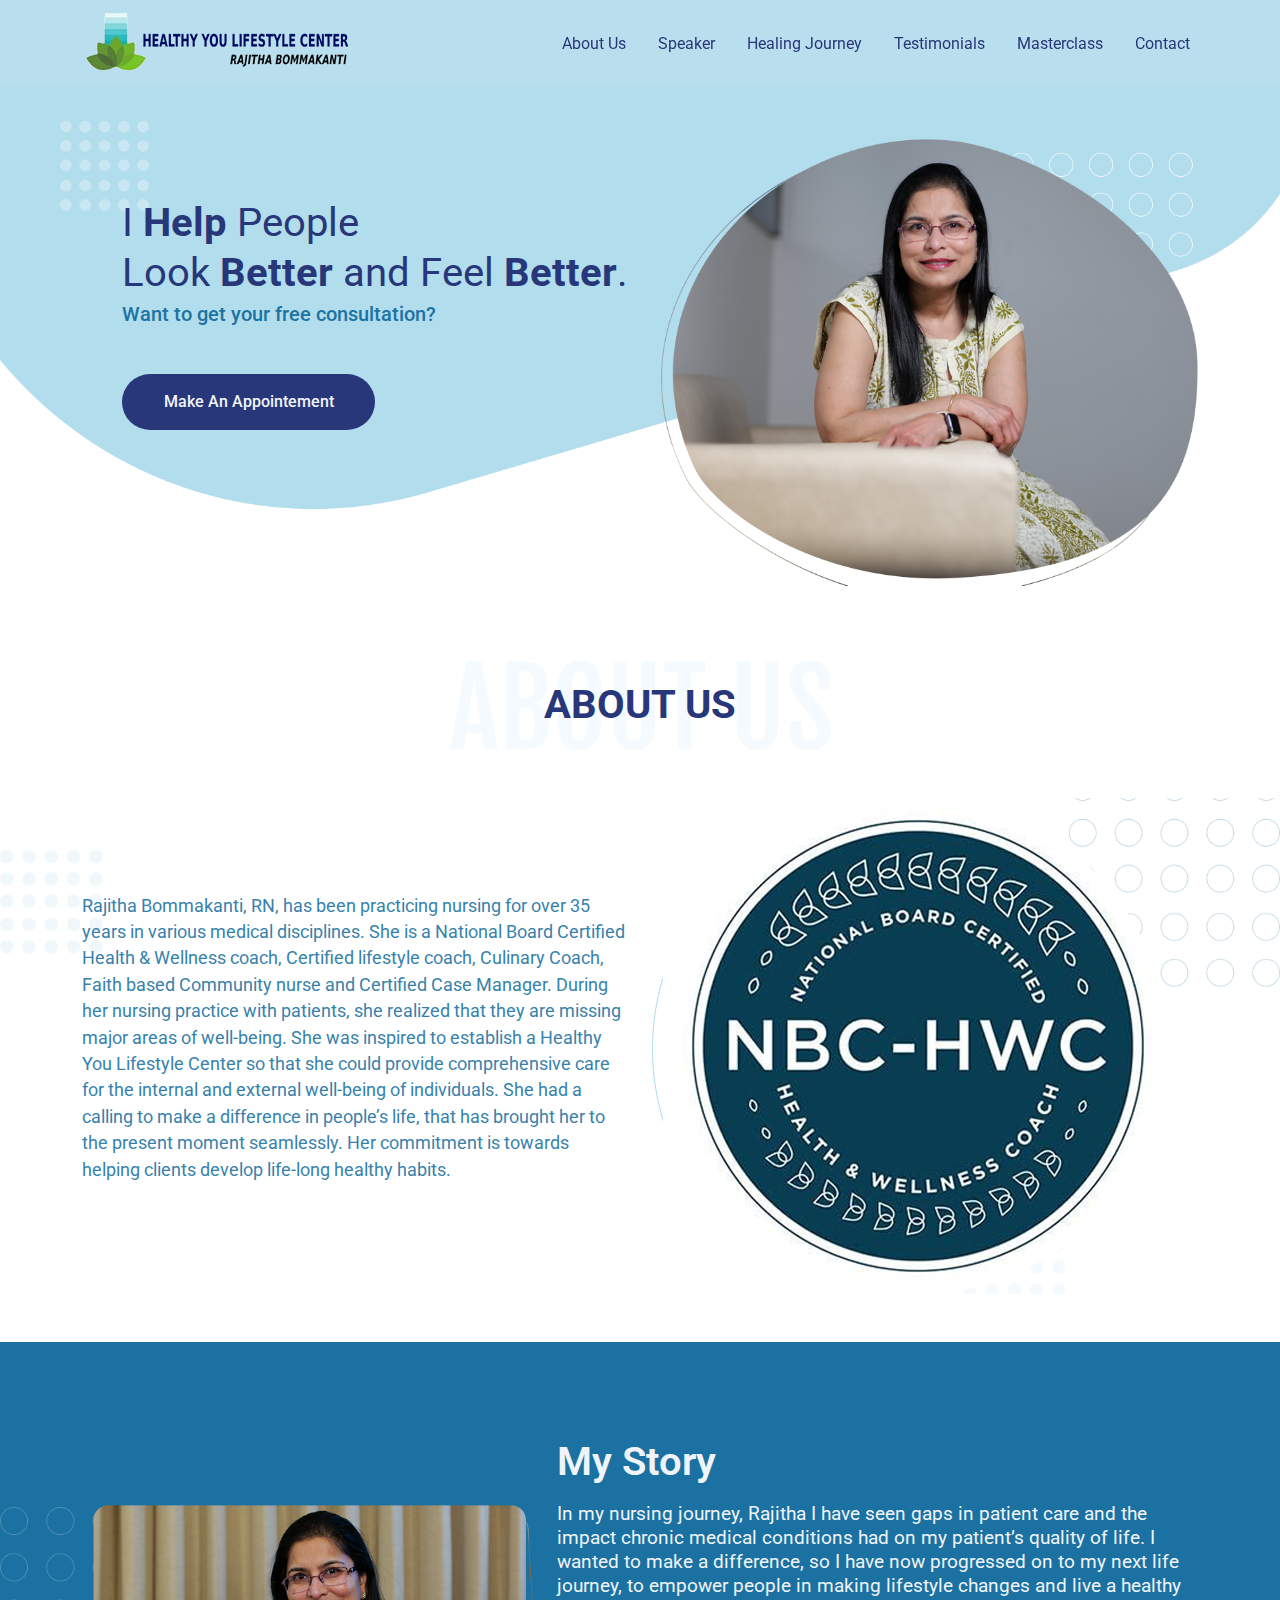
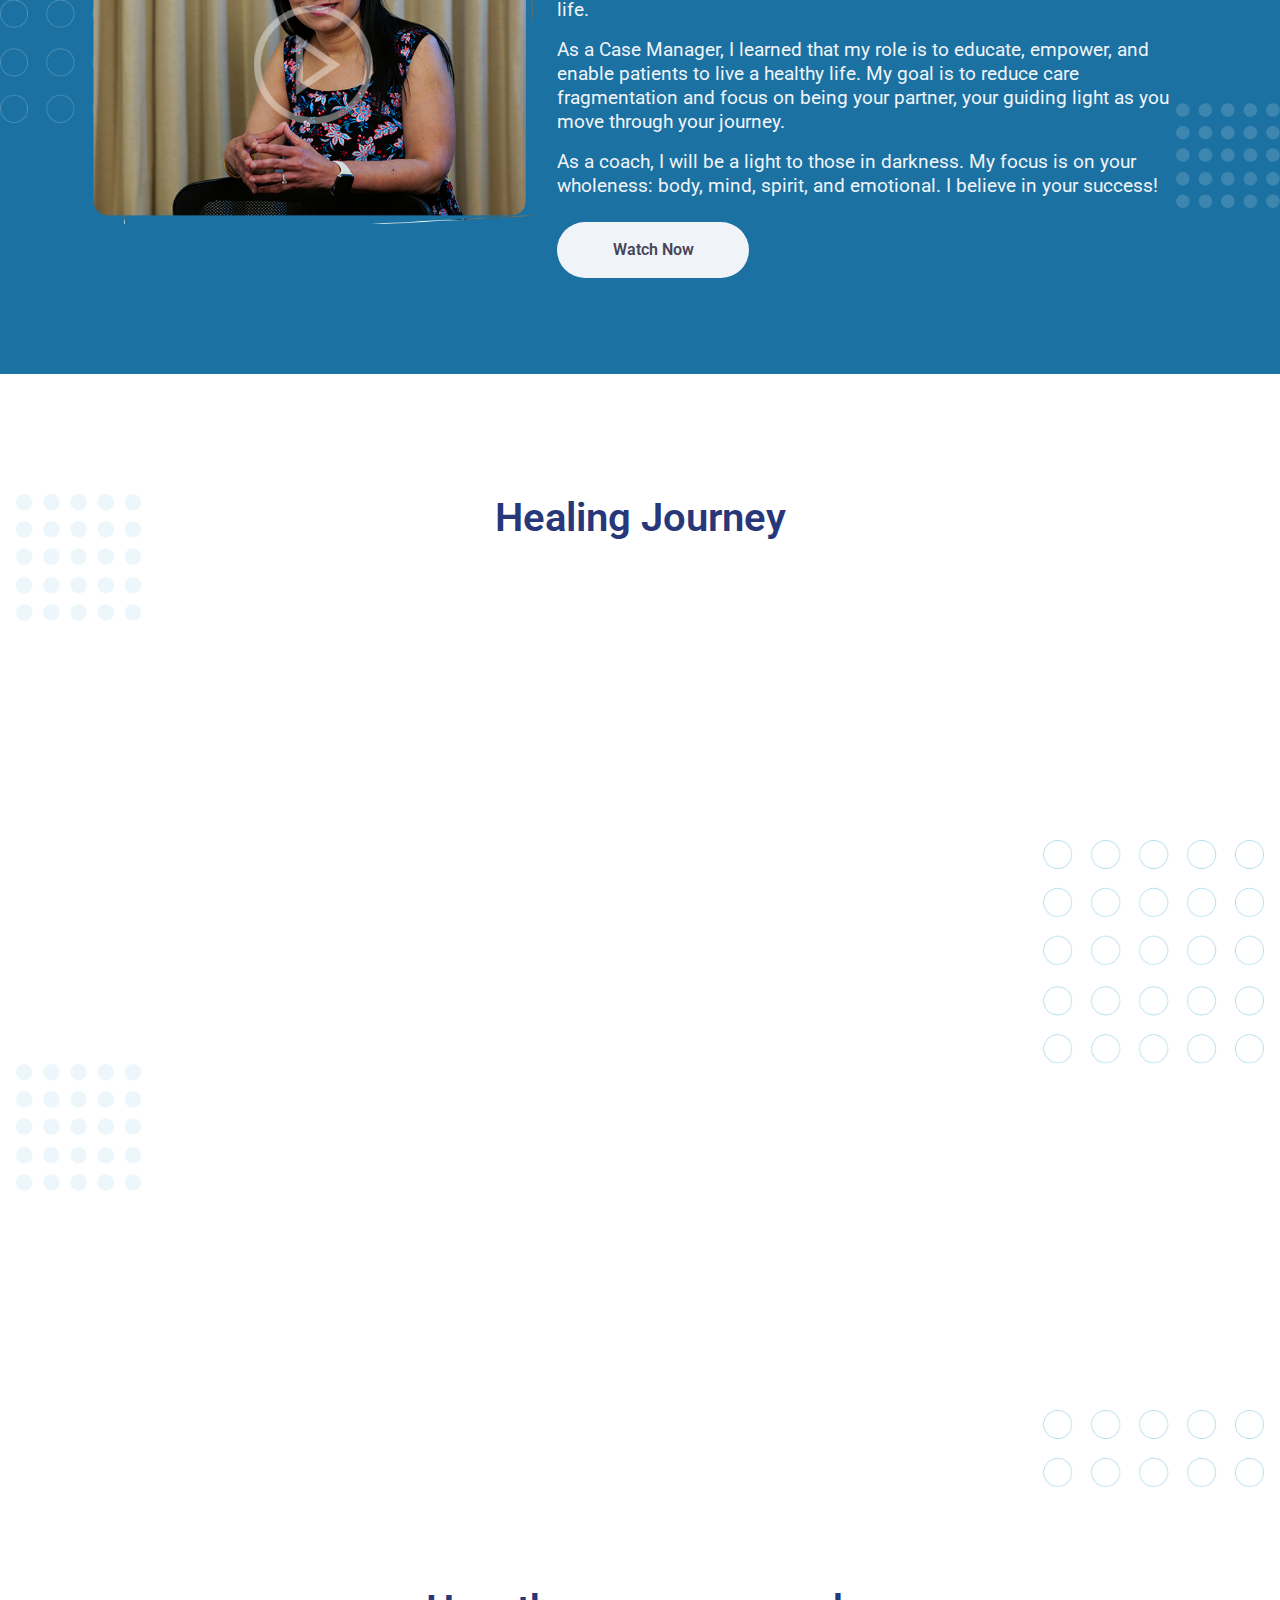
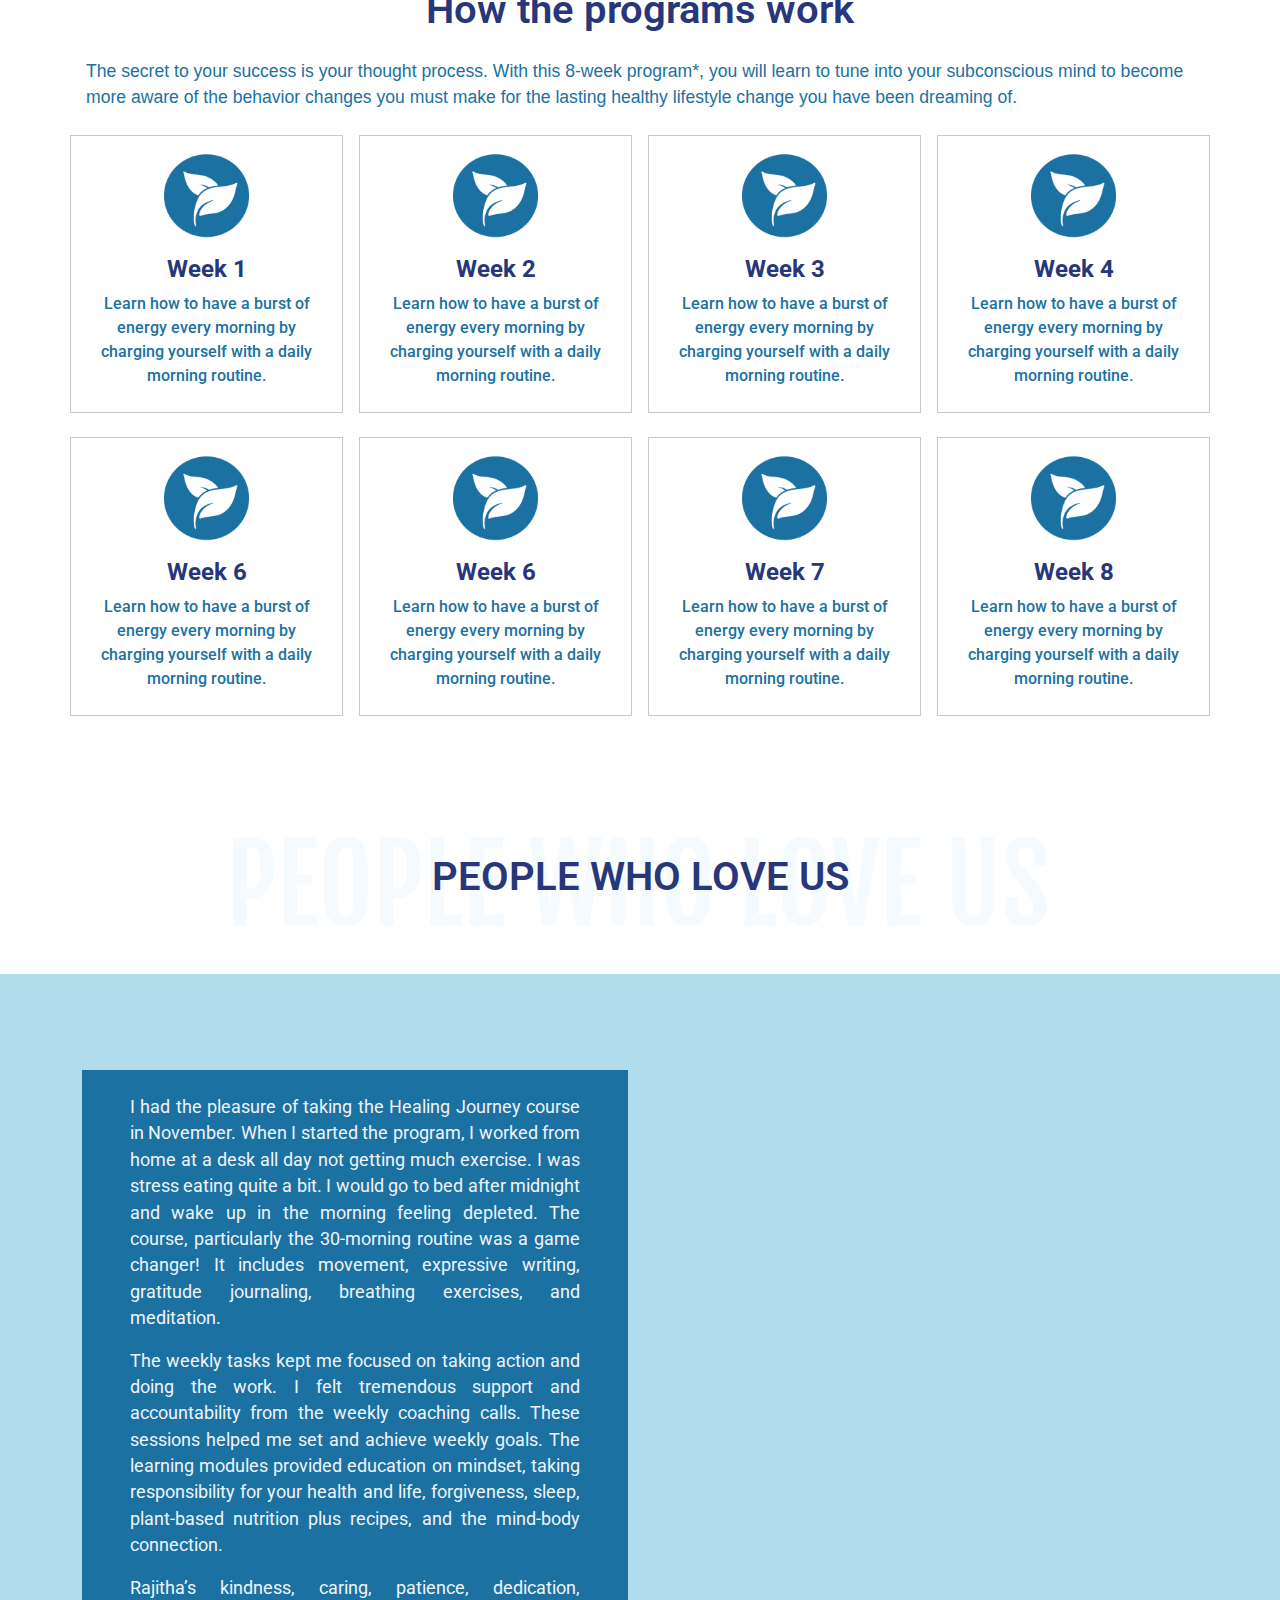
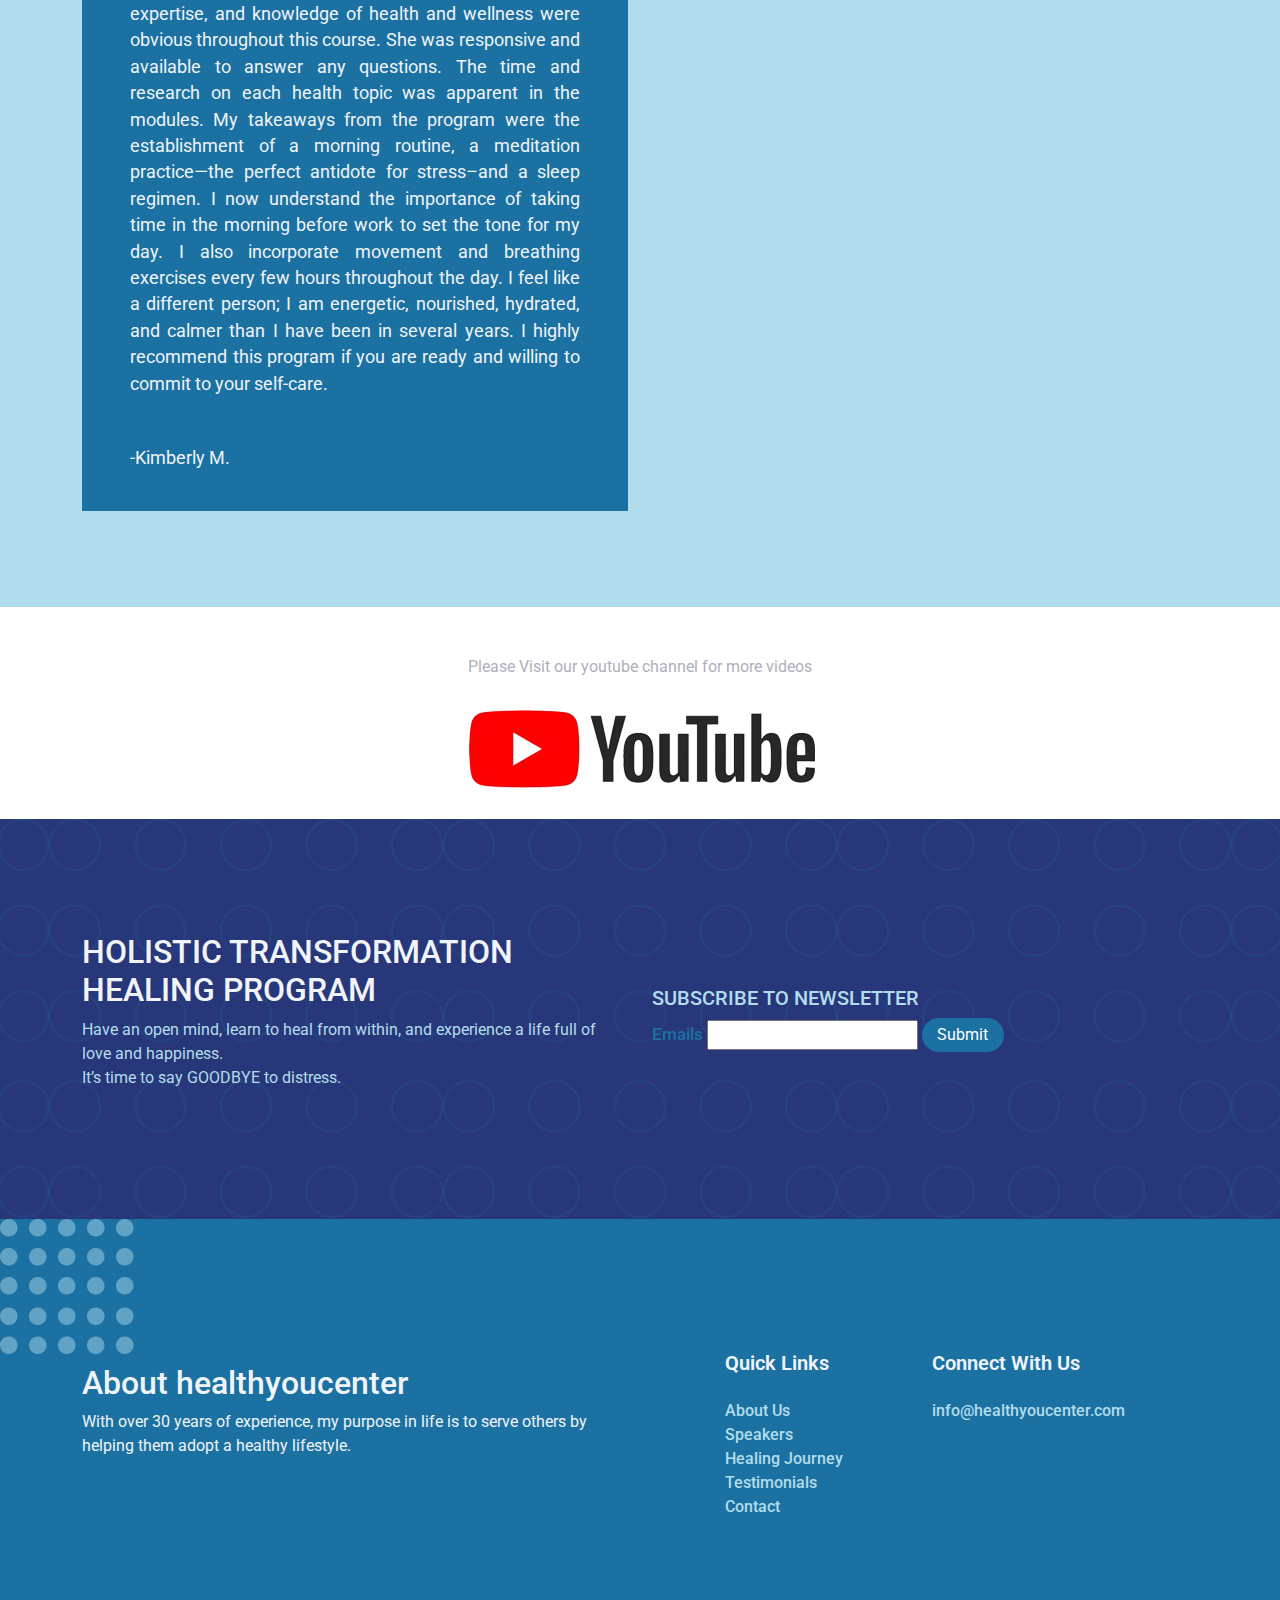
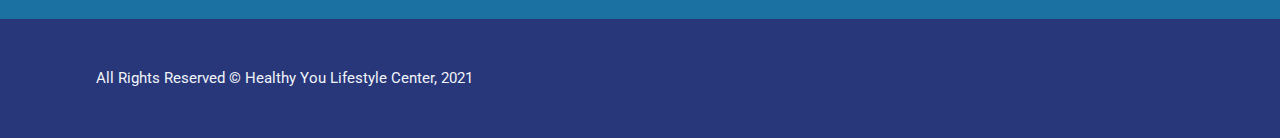
<file: new project/index.html>
<html lang="en">
<head>
  <title>Life Center</title>
  <meta charset="utf-8">
  <meta name="viewport" content="width=device-width, initial-scale=1">
  <link href="https://cdn.jsdelivr.net/npm/bootstrap@5.3.3/dist/css/bootstrap.min.css" rel="stylesheet">
  <script src="https://cdn.jsdelivr.net/npm/bootstrap@5.3.3/dist/js/bootstrap.bundle.min.js"></script>
  <link rel="stylesheet" type="text/css" href="css/style.css">
  <link href="https://fonts.googleapis.com/css2?family=Roboto:ital,wght@0,100;0,400;0,500;0,700;0,900;1,500;1,700;1,900&display=swap" rel="stylesheet">
</head>
<body>

<section class="container-fluid  sec_first">
<nav class="navbar navbar-expand-lg fixed-top">
  <div class="container">
    <a class="navbar-brand" href="#"><img src="img/logo.png"></a>
    <button class="navbar-toggler" type="button" data-bs-toggle="collapse" data-bs-target="#collapsibleNavbar">
      <span class="navbar-toggler-icon"></span>
    </button>
    <div class="collapse navbar-collapse" id="collapsibleNavbar">
      <ul class="navbar-nav">
        <li class="nav-item">
          <a class="nav-link" href="#">About Us</a>
        </li>
        <li class="nav-item">
          <a class="nav-link" href="#">Speaker</a>
        </li>
        <li class="nav-item">
          <a class="nav-link" href="#">Healing Journey</a>
        </li>
         <li class="nav-item">
          <a class="nav-link" href="#">Testimonials</a>
        </li>    
         <li class="nav-item">
          <a class="nav-link" href="#">Masterclass</a>
        </li>
         <li class="nav-item">
          <a class="nav-link" href="#">Contact</a>
        </li>
      </ul>
    </div>
  </div>
</nav>


<div class="container">
	 <div class="row mt-5 pt-5 pt-lg-3">
	 	<div class="col-lg-6 col-md-6 txt_div" id="mywhiteDIV">
			<div>
				<p class="mb-1"> I <strong>Help</strong> People <br>Look <strong>Better</strong> and Feel <strong>Better</strong>.</p>
				<h5>Want to get your free consultation?</h5>
				<div class="btn_div py-3 px-3 my-5">
				   <a href="#">Make An Appointement</a>
			    </div>
		   </div>
	</div>
	    <div class="col-lg-6 col-md-6 img_div mt-sm-5 pt-sm-4" id="myblackDIV">
	    	<div class="mt-sm-0 mt-5">
	    		<img src="img/hero.png">
	    	</div>
	    </div>
	 </div>
</div>
</section>

<section class="sec_second  my-5">
	<div class="about">
		<h2>
			ABOUT US
		</h2>
	</div>
  <div class="about_bg">
  	<div class="container">
	<div class="row mt-md-5">
		<div class="col-lg-6 col-md-6 para_div" id="myRedDIV">
		   <p>
		   	Rajitha Bommakanti, RN, has been practicing nursing for over 35 years in various medical disciplines. She is a National Board Certified Health & Wellness coach, Certified lifestyle coach, Culinary Coach, Faith based Community nurse and Certified Case Manager. During her nursing practice with patients, she realized that they are missing major areas of well-being. She was inspired to establish a Healthy You Lifestyle Center so that she could provide comprehensive care for the internal and external well-being of individuals. She had a calling to make a difference in people’s life, that has brought her to the present moment seamlessly. Her commitment is towards helping clients develop life-long healthy habits.
		   </p>
		</div>
		<div class="col-lg-6 col-md-6" id="myBlueDIV">
	        <img src="img/health-care.png">
		</div>
	</div>
  </div>
</div>
</section>

<section class="sec_third py-5">
	 <div class="bg_div">
	 	<div class="container">
	 	<div class="row">
	 		<div class="col-lg-5 col-sm-12 align-items-center d-flex">
	 			<div class="img_div">
	 				<img src="img/Rajitha.png">
	 			</div>
	 		</div>
	 		<div class="col-lg-7 col-sm-12 my-sm-5">
	 			 <div>
	 			 	<h3>
	 			 		My Story
	 			 	</h3>
	 			   <div class="para_div mt-3">
	 			 	<p>In my nursing journey, Rajitha I have seen gaps in patient care and the impact chronic medical conditions had on my patient’s quality of life. I wanted to make a difference, so I have now progressed on to my next life journey, to empower people in making lifestyle changes and live a healthy life.</p>

	 			 	<p>As a Case Manager, I learned that my role is to educate, empower, and enable patients to live a healthy life. My goal is to reduce care fragmentation and focus on being your partner, your guiding light as you move through your journey.</p>

	 			 	<p>As a coach, I will be a light to those in darkness. My focus is on your wholeness: body, mind, spirit, and emotional. I believe in your success!</p>

	 			 <div class="btn_div py-3 mt-sm-4">
	 			 	<a  href="#">Watch Now</a>
	 			 </div>
	 			 </div>
	 		</div>
	 	</div>
	 </div>
	</div>
</section>


<section class="sec_four my-lg-5 pt-lg-4 mx-3">
	<div class="main_div">
		<div class="txt_div my-5">
			<h1>Healing Journey</h1>
		</div>
		<div class="vedio_div">
			<iframe class="w-100 h-100" src="https://www.youtube.com/embed/YQXyLTftFvM"></iframe>
		</div>
			
	</div>
</section>


<section class="my-5 py-0 py-lg-5 sec_five">
	 <div class="txt_div">
	 	<h1>How the programs work</h1>
	 </div>
	 <div class="container">
	 	<div class="row mt-4">
	 		<div class="top_para px-sm-3">
	 		 <p>
	 			The secret to your success is your thought process. With this 8-week program*, you will learn to tune into your subconscious mind to become more aware of the behavior changes you must make for the lasting healthy lifestyle change you have been dreaming of.
	 		 </p>
	 		</div>
	 	</div>
	 	<div class="row d-flex gap-3 flex-wrap justify-content-center">
	 		<div class="box_div text-center align-items-center justify-content-center  mt-lg-2">
	 					<div class="p-2"> 
	 					 <div class="img_div">
	 					 	<img src="img/Wellness_1.png">
	 					 </div>
	 					 <div>
	 					 	<h4 class="my-2">Week 1</h4>
	 					 	<p>Learn how to have a burst of energy every morning by charging yourself with a daily morning routine.</p>
	 					 </div>
	 				</div>
	 			   </div>
	 			<div class="box_div text-center align-items-center justify-content-center  mt-lg-2">
	 					<div class="p-2"> 
	 					 <div class="img_div">
	 					 	<img src="img/Wellness_1.png">
	 					 </div>
	 					 <div>
	 					 	<h4 class="my-2">Week 2</h4>
	 					 	<p>Learn how to have a burst of energy every morning by charging yourself with a daily morning routine.</p>
	 					 </div>
	 				</div>
	 			   </div>
	 				<div class="box_div text-center align-items-center justify-content-center  mt-lg-2">
	 					<div class="p-2"> 
	 					 <div class="img_div">
	 					 	<img src="img/Wellness_1.png">
	 					 </div>
	 					 <div>
	 					 	<h4 class="my-2">Week 3</h4>
	 					 	<p>Learn how to have a burst of energy every morning by charging yourself with a daily morning routine.</p>
	 					 </div>
	 				</div>
	 			   </div>
	 				<div class="box_div text-center align-items-center justify-content-center  mt-lg-2">
	 					<div class="p-2"> 
	 					 <div class="img_div">
	 					 	<img src="img/Wellness_1.png">
	 					 </div>
	 					 <div>
	 					 	<h4 class="my-2">Week 4</h4>
	 					 	<p>Learn how to have a burst of energy every morning by charging yourself with a daily morning routine.</p>
	 					 </div>
	 				</div>
	 			   </div>
 </div>
	 	<div class="row mt-3 d-flex gap-3 flex-wrap justify-content-center">
	 		<div class="box_div text-center align-items-center justify-content-center mb-lg-4  mt-lg-2">
	 					<div class="p-2"> 
	 					 <div class="img_div">
	 					 	<img src="img/Wellness_1.png">
	 					 </div>
	 					 <div>
	 					 	<h4 class="my-2">Week 6</h4>
	 					 	<p>Learn how to have a burst of energy every morning by charging yourself with a daily morning routine.</p>
	 					 </div>
	 				</div>
	 			   </div>
	 			<div class="box_div text-center align-items-center justify-content-center mb-lg-4  mt-lg-2">
	 					<div class="p-2"> 
	 					 <div class="img_div">
	 					 	<img src="img/Wellness_1.png">
	 					 </div>
	 					 <div>
	 					 	<h4 class="my-2">Week 6</h4>
	 					 	<p>Learn how to have a burst of energy every morning by charging yourself with a daily morning routine.</p>
	 					 </div>
	 				</div>
	 			   </div>
	 				<div class="box_div text-center align-items-center justify-content-center mb-lg-4  mt-lg-2">
	 					<div class="p-2"> 
	 					 <div class="img_div">
	 					 	<img src="img/Wellness_1.png">
	 					 </div>
	 					 <div>
	 					 	<h4 class="my-2">Week 7</h4>
	 					 	<p>Learn how to have a burst of energy every morning by charging yourself with a daily morning routine.</p>
	 					 </div>
	 				</div>
	 			   </div>
	 				<div class="box_div text-center align-items-center justify-content-center mb-lg-4  mt-lg-2">
	 					<div class="p-2"> 
	 					 <div class="img_div">
	 					 	<img src="img/Wellness_1.png">
	 					 </div>
	 					 <div>
	 					 	<h4 class="my-2">Week 8</h4>
	 					 	<p>Learn how to have a burst of energy every morning by charging yourself with a daily morning routine.</p>
	 					 </div>
	 				</div>
	 			   </div>
 </div>
	 </div>
</section>


<section class="sec_six my-5">
	   	 <div class="txt_div">
	   	 	<h1>PEOPLE WHO LOVE US</h1>
	   	 </div>

	   	 <div class="main_bg mt-5 py-5">
	   	    <div class="container">
	   	    	<div class="row my-5">
	   	    		<div class="col-lg-6 col-md-12 col-sm-12">
	   	    			<div class="p_div py-4 px-5">
	   	    				<p>I had the pleasure of taking the Healing Journey course in November. When I started the program, I worked from home at a desk all day not getting much exercise. I was stress eating quite a bit. I would go to bed after midnight and wake up in the morning feeling depleted. The course, particularly the 30-morning routine was a game changer! It includes movement, expressive writing, gratitude journaling, breathing exercises, and meditation.</p>

	   	    				<p>The weekly tasks kept me focused on taking action and doing the work. I felt tremendous support and accountability from the weekly coaching calls. These sessions helped me set and achieve weekly goals. The learning modules provided education on mindset, taking responsibility for your health and life, forgiveness, sleep, plant-based nutrition plus recipes, and the mind-body connection.</p>

	   	    				<p>
	   	    					Rajitha’s kindness, caring, patience, dedication, expertise, and knowledge of health and wellness were obvious throughout this course. She was responsive and available to answer any questions. The time and research on each health topic was apparent in the modules. My takeaways from the program were the establishment of a morning routine, a meditation practice—the perfect antidote for stress–and a sleep regimen. I now understand the importance of taking time in the morning before work to set the tone for my day. I also incorporate movement and breathing exercises every few hours throughout the day. I feel like a different person; I am energetic, nourished, hydrated, and calmer than I have been in several years. I highly recommend this program if you are ready and willing to commit to your self-care.
	   	    				</p>
	   	    				<p class="mt-5">
	   	    					-Kimberly M.
	   	    				</p>
	   	    			</div>
	   	    		</div>
	   	    		<div class="col-lg-6 col-md-12 col-sm-12 mt-5 mt-lg-0 mt-md-0">
	   	    		 <div class="d-flex gap-3 mt-sm-5 mt-lg-0">
	   	    		 	<div>
	   	    		 	 <iframe class="w-100 h-100" src="https://www.youtube.com/embed/YQXyLTftFvM"></iframe>
	   	    		 	</div>
			             <div>
			              <iframe class="w-100 h-100" src="https://www.youtube.com/embed/YQXyLTftFvM"></iframe>
			             </div>
                        </div>

                        <div class="d-flex gap-3 my-2">
	   	    		 	<div>
	   	    		 	 <iframe class="w-100 h-100" src="https://www.youtube.com/embed/YQXyLTftFvM"></iframe>
	   	    		 	</div>
			             <div>
			              <iframe class="w-100 h-100" src="https://www.youtube.com/embed/YQXyLTftFvM"></iframe>
			             </div>
                        </div>

                        <div class="d-flex gap-3">
	   	    		 	<div>
	   	    		 	 <iframe class="w-100 h-100" src="https://www.youtube.com/embed/YQXyLTftFvM"></iframe>
	   	    		 	</div>
			             <div>
			              <iframe class="w-100 h-100" src="https://www.youtube.com/embed/YQXyLTftFvM"></iframe>
			             </div>
                        </div>
	     		</div> 
	   	    		</div>
	   	    	</div>
	   	    </div>
	   	 </div>
</section>


<section class="sec_sevn mt-lg-5">
	 <div class="container">
	 	<div class="row">
	 		<div class="top_link">
	 		<center>
	 			<a href="https://www.youtube.com/@RajithaBommakanti">Please Visit our youtube channel for more videos</a>
	 			<div class="youtube">
	 			  <img src="img/YT.png"></a>
	 		    </div>
	 		</center>
	 	</div>
	 	</div>
	 </div>
	 <div class="div_first">
	  <div class="bg_div">
	 	<div class="container">
	 	<div class="row align-items-center py-5 py-lg-0">
	 		<div class="col-lg-6 col-md-12">
	 			<h2>HOLISTIC TRANSFORMATION HEALING PROGRAM</h2>
	 			<p class="mb-0">Have an open mind, learn to heal from within, and experience a life full of love and happiness.</p>
	 			<p>It’s time to say GOODBYE to distress.</p>
	 		</div>
	 		<div class="col-lg-6 col-md-12">
	 			<h5>SUBSCRIBE TO NEWSLETTER</h5>
	 			<label>Emails</label>
	 			<input type="text" name="">
	 			<button href="">
	 				Submit
	 			</button>
	 		</div>
	 	</div>
	 </div>
	</div>
</div>

<div class="div_second">
	<div class="bg_div">
	<div class="container">
		<div class="row py-sm-5">
			<div class="col-sm-12 col-lg-6">
				<h2>About healthyoucenter</h2>
				<p>With over 30 years of experience, my purpose in life is to serve others by helping them adopt a healthy lifestyle.</p>
			</div>
			<div class="col-sm-12 col-lg-6 mt-sm-5">
				<div class="d-flex gap-3 justify-content-evenly">
					<div>
						<h5>
							Quick Links
						</h5>
						<ul class="p-0 mt-4">
							<li href="">About Us</li>
							<li href="">Speakers</li>
							<li href="">Healing Journey</li>
							<li href="">Testimonials</li>
							<li href="">Contact</li>
						</ul>
					</div>
					<div>
						<h5>
							Connect With Us
						</h5>
						<ul class="p-0 mt-4">
							<li>info@healthyoucenter.com</li>
						</ul>
					</div>
				</div>
			</div>
		</div>
	</div>
</div>
</div>

<footer class="container-fluid p-5">
	<a class="ms-5" href="#">All Rights Reserved © Healthy You Lifestyle Center, 2021</a>
</footer>
</section>
</body>
</html>
</file>
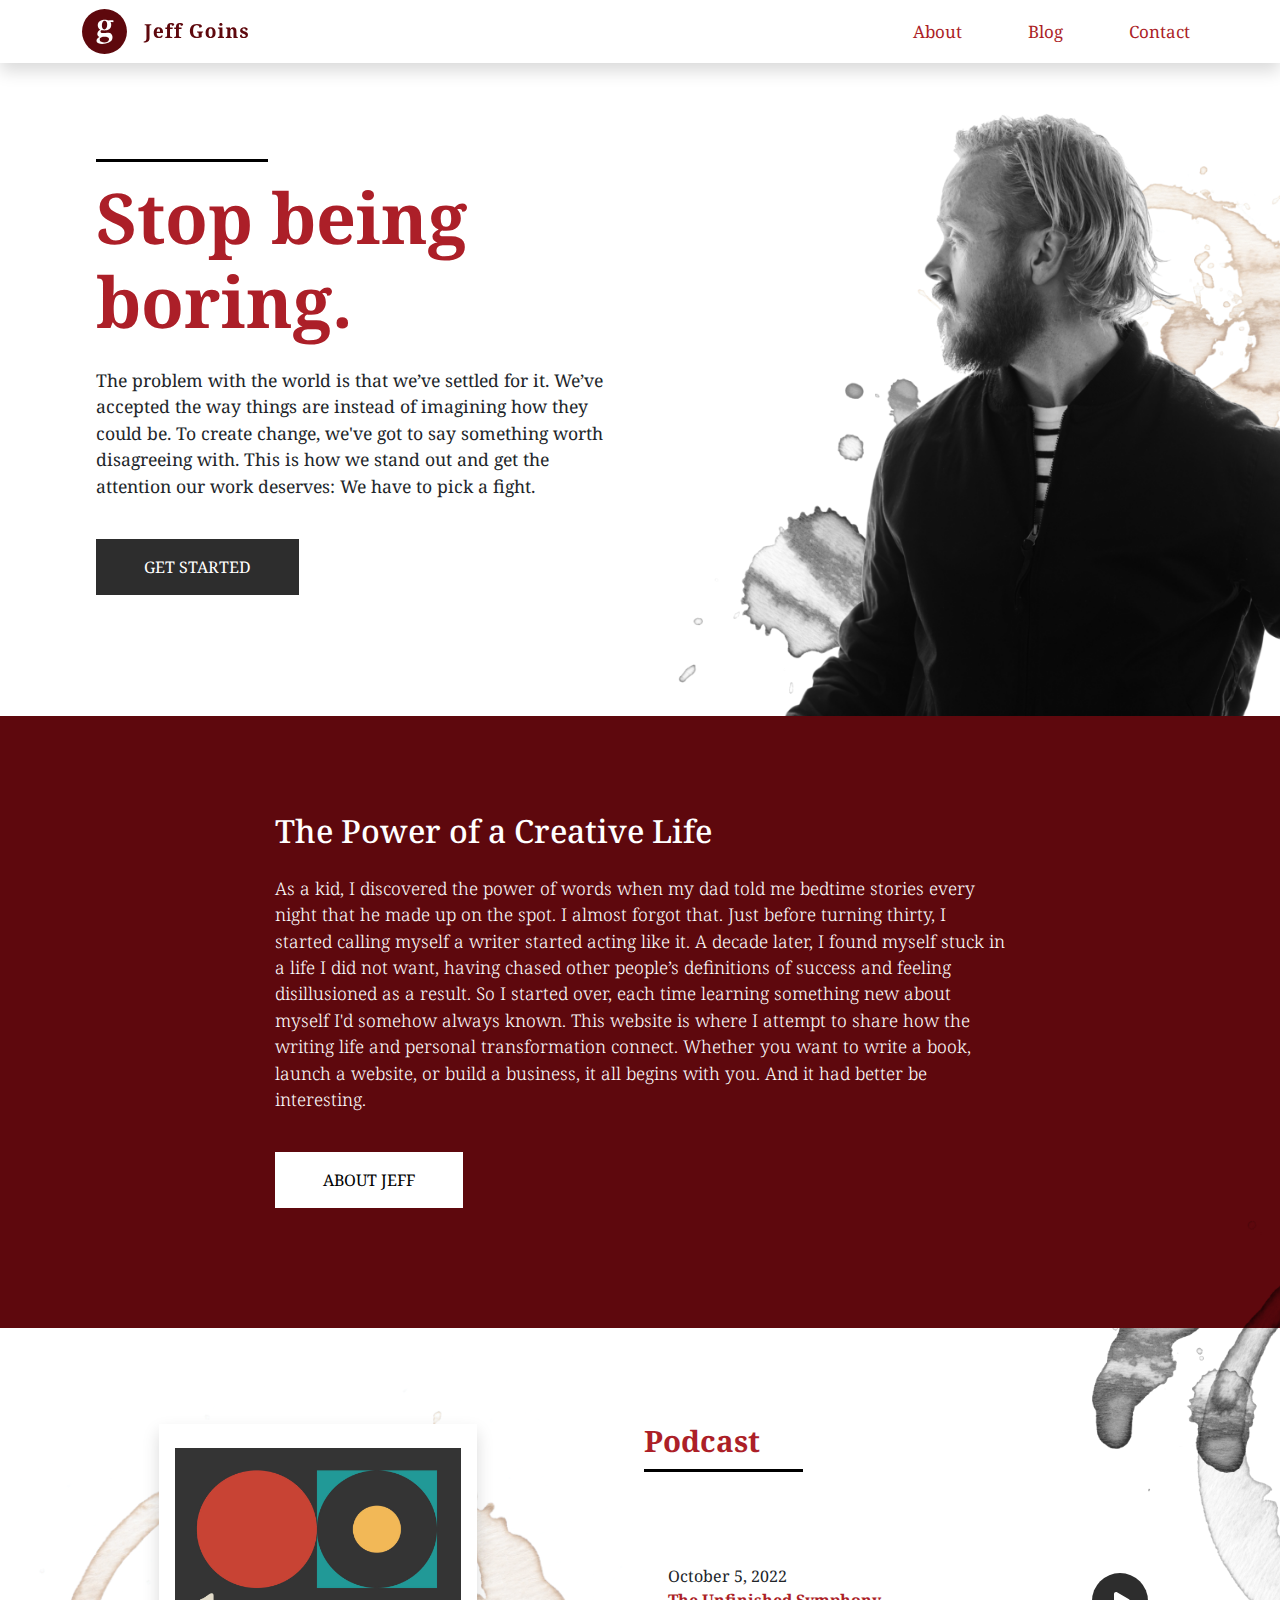
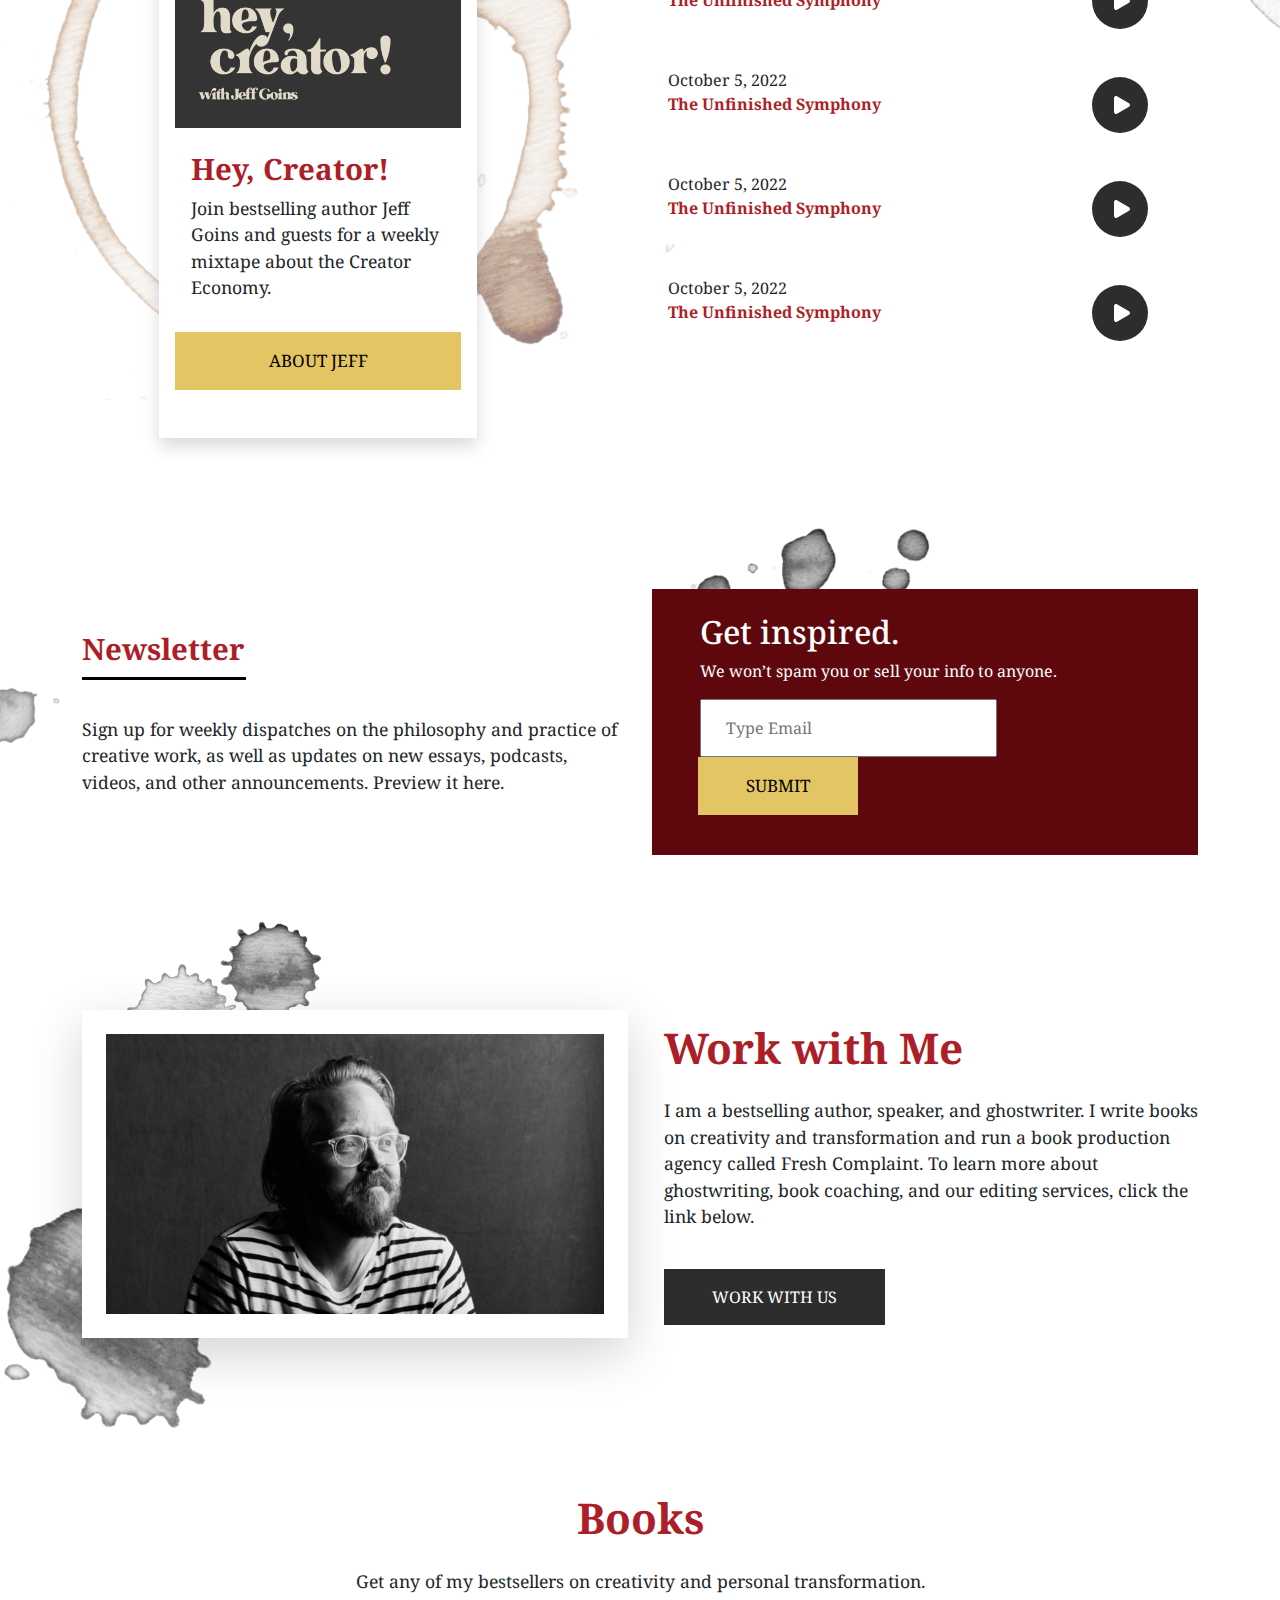
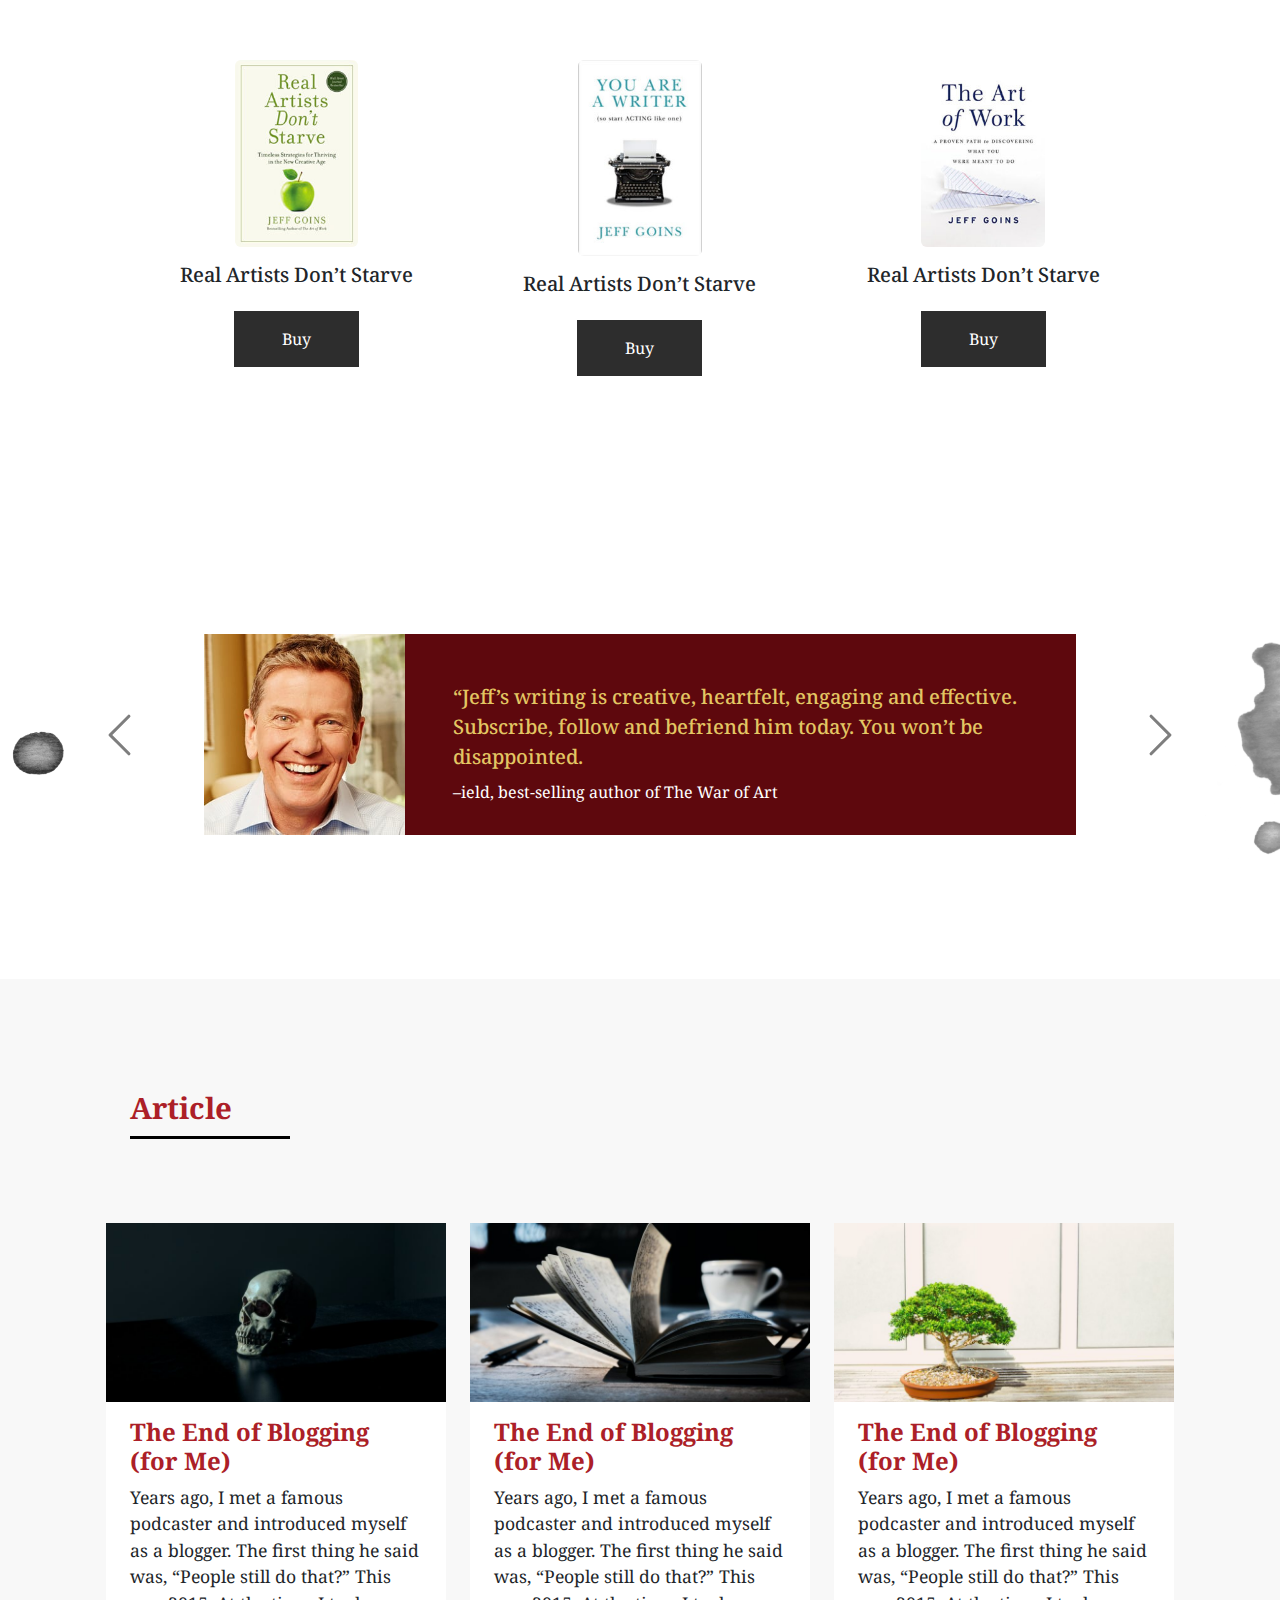
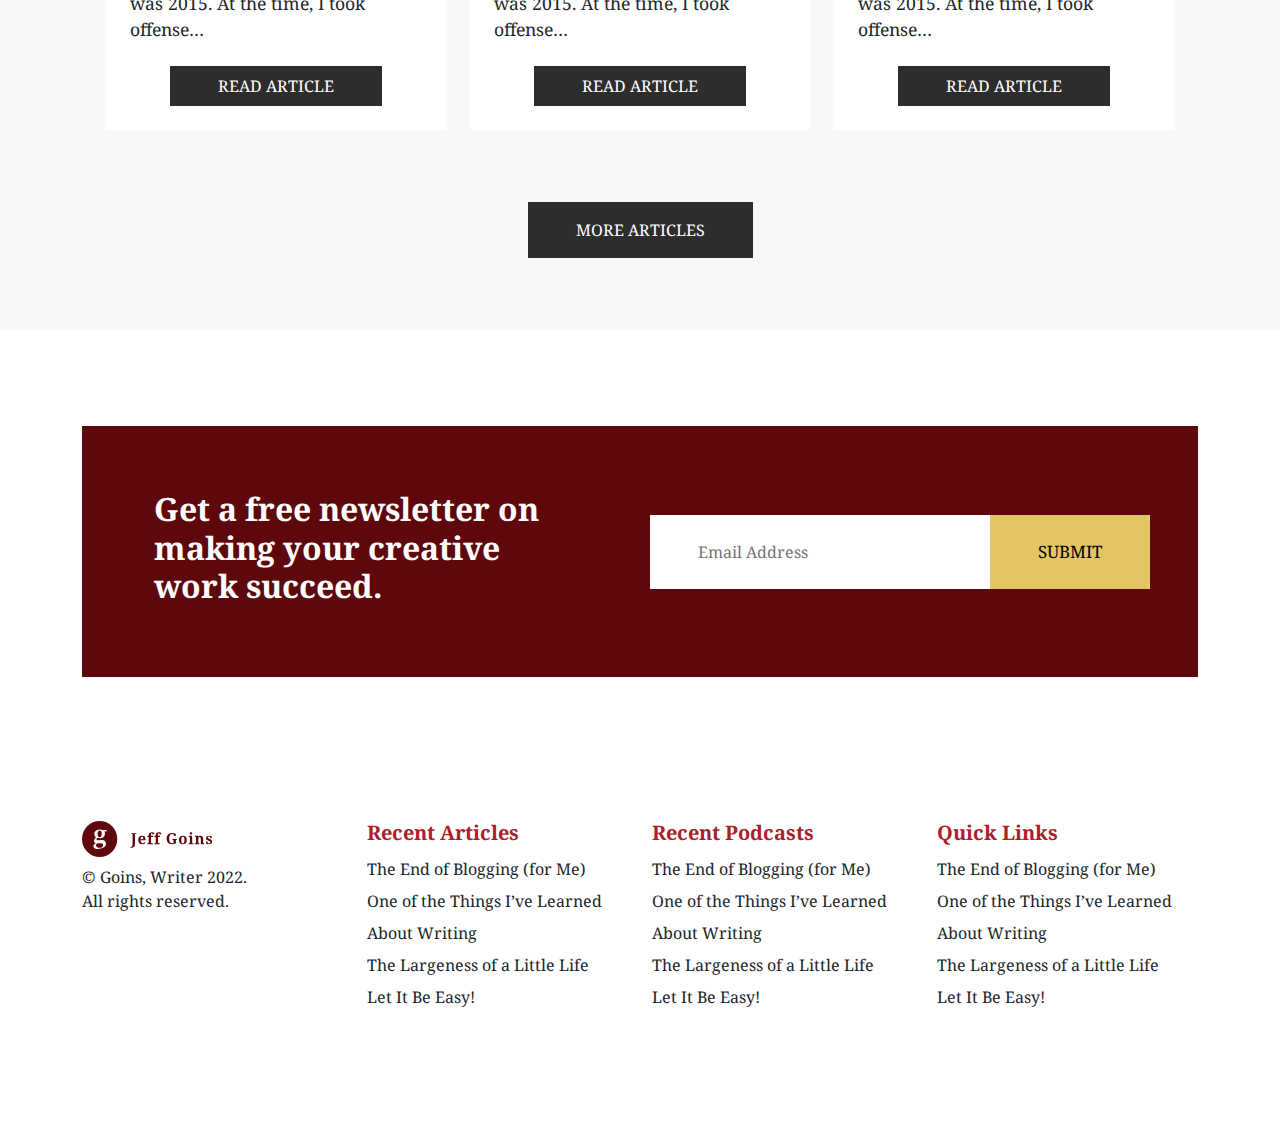
<file: project_4 bt5/index.html>
<html lang="en">
<head>
  <title>Bootstrap </title>
  
  <meta charset="utf-8">
  <meta name="viewport" content="width=device-width, initial-scale=1">
 
  <link href="https://cdn.jsdelivr.net/npm/bootstrap@5.3.3/dist/css/bootstrap.min.css" rel="stylesheet">
<link href="https://fonts.googleapis.com/css2?family=Noto+Serif:ital,wght@0,100..900;1,100..900&display=swap" rel="stylesheet">

  <script src="https://cdn.jsdelivr.net/npm/bootstrap@5.3.3/dist/js/bootstrap.bundle.min.js"></script>
   <link rel="stylesheet" type="text/css" href="css/style.css">

</head>
<body>

<header>
<nav class="navbar navbar-expand-md bg-white shadow p-1">
  <div class="container">
    <a class="navbar-brand" href="index.html">
      <img src="img/loho.svg">
    </a>
    <button class="navbar-toggler" type="button" data-bs-toggle="collapse" data-bs-target="#collapsibleNavbar">
      <span class="navbar-toggler-icon"></span>
    </button>
    <div class="collapse navbar-collapse justify-content-end" id="collapsibleNavbar">
      <ul class="navbar-nav d-flex">
        <li class="nav-item">
          <a class="nav-link" href="about.html">About</a>
        </li>
        <li class="nav-item">
          <a class="nav-link" href="blog.html">Blog</a>
        </li>
        <li class="nav-item">
          <a class="nav-link" href="cont.html">Contact</a>
        </li>    
      </ul>
    </div>
  </div>
</nav>
</header>

<section class="sec_first">
  <div class="">
        <div class="d-flex justify-content-between gap-2 ">
          <div class="txt_div position-relative mb-2 mt-5 pt-md-5 ps-lg-5 ms-lg-5 mx-4">
             <h1 class="py-3 txt-red">Stop being boring.</h1>
             <p class="para">The problem with the world is that we’ve settled for it. We’ve accepted the way things are instead of imagining how they could be. To create change, we've got to say something worth disagreeing with. This is how we stand out and get the attention our work deserves: We have to pick a fight.</p>
             <button class="btn_1 px-5 py-3 my-4">
                <a href="#">GET STARTED</a>
             </button>
          </div>
           <div class="img_div mt-0 d-flex align-items-center">
             <img src="img/hero.png" class="w-100 h-auto">
           </div>
        </div>
      </div>
</section>

<section class="sec_snd">
  <div class="bg_dark py-5">
    <div class="txt_div px-5 px-md-0 my-5">
      <h2 class="text-white">The Power of a Creative Life</h2>
      <p class="text-white mt-4 para fw-light">As a kid, I discovered the power of words when my dad told me bedtime stories every night that he made up on the spot. I almost forgot that. Just before turning thirty, I started calling myself a writer started acting like it. A decade later, I found myself stuck in a life I did not want, having chased other people’s definitions of success and feeling disillusioned as a result. So I started over, each time learning something new about myself I'd somehow always known. This website is where I attempt to share how the writing life and personal transformation connect. Whether you want to write a book, launch a website, or build a business, it all begins with you. And it had better be interesting.</p>
      
    
    <button class="btn_2 px-5 py-3 my-4">
      <a href="#">ABOUT JEFF</a>
    </button>
    </div>
  </div>
</section>

<section class="sec_thrd position-relative ">
  <div class="img">
      <div class="tdiv my-5 py-md-5 d-flex gap-2">
        <div class="left-side">
          <div class="px-3 py-4 bg-white m-auto shadow">
            <div class="img_div">
              <img src="img/Hey.jpg" class="w-100 h-100">
            </div>
            <h3 class="mx-3 txt-red mt-4">Hey, Creator!</h3>
            <p class="mx-3 my-2 para">Join bestselling author Jeff Goins and guests for a weekly mixtape about the Creator Economy.</p>
            <button class="btn_3 px-5 py-3 my-4 w-100">
      <a href="#">ABOUT JEFF</a>
    </button>
         </div>
      </div>
           <div class="right-side ms-5 ms-md-0 mt-5 mt-md-0">
            <h3 class="position-relative txt-red">Podcast</h3>
              <ul class="my-5 pt-md-5 ps-0">
                 <li class="position-relative bg-white  px-4 py-2">
                   <p class="m-0">October 5, 2022</p>
                   <p class="txt-red fw-bold">The Unfinished Symphony</p>
                 </li>
                 <li class="position-relative bg-white  px-4 py-2 mt-4">
                   <p class="m-0">October 5, 2022</p>
                   <p class="txt-red fw-bold">The Unfinished Symphony</p>
                 </li>
                 <li class="position-relative bg-white  px-4 py-2 mt-4">
                   <p class="m-0">October 5, 2022</p>
                   <p class="txt-red fw-bold">The Unfinished Symphony</p>
                 </li>
                 <li class="position-relative bg-white  px-4 py-2 mt-4">
                   <p class="m-0">October 5, 2022</p>
                   <p class="txt-red fw-bold">The Unfinished Symphony</p>
                 </li>
              </ul>
           </div>
         </div>
         </div>
</section>


<section class="sec_frth">
  <div class="my-5 py-lg-5">
   <div class="container">
     <div class="row">
       <div class=" col-12 col-md-6 m-auto">
         <div class="txtcol mx-5 mx-md-0">
           <h3 class="position-relative txt-red ">Newsletter</h3>
            <p class="mt-5 para">Sign up for weekly dispatches on the philosophy and practice of creative work, as well as updates on new essays, podcasts, videos, and other announcements. Preview it here.</p>
         </div>
       </div>
       <div class="col 12 col-md-6 bgc">
         <div class="slect py-4 px-5 bg_dark">
           <h2 class="text-white">Get inspired.</h2>
           <p  class="text-white">We won’t spam you or sell your info to anyone.</p>
           <form class="d-flex flex-wrap">
            <div class="input">
           <input class="py-3 px-4" type="email" name="" placeholder="Type Email">
         </div>
           <div class="tbn btn_3">
            <button class="btn_3 px-5 py-3">
      <a href="#">SUBMIT</a>
    </button>
  </div>
         </form>
         </div>
       </div>
     </div>
   </div>
 </div>
</section>

<section class="sec_ffth">
  <div class="my-5 py-lg-5">
    <div class="container">
     <div class="row">
       <div class="col-md-6 m-auto">
         <div class="div_img bg-white p-4 shadow-lg position-relative z-1">
           <img src="img/IMG.jpg" class="w-100 h-auto">
         </div>
       </div>
       <div class="col-md-6 pe-0 ps-4 mt-5 mt-md-0">
         <div class="txt_div mt-4">
           <h1 class="txt-red">Work with Me</h1>
            <p class="para mt-4"> I  am a bestselling author, speaker, and ghostwriter. I write books on creativity and transformation and run a book production agency called Fresh Complaint. To learn more about ghostwriting, book coaching, and our editing services, click the link below.</p>
            <button class="btn_1 px-5 py-3 my-4">
                <a href="#"> WORK WITH US</a>
             </button>
         </div>
       </div>
     </div>
  </div>
</div>
</section>

<section class="sec_six">
   <div class="my-5 py-lg-5">
    <div class="container">
      <h1 class="txt-red text-center">Books</h1>
      <p class="my-4 para text-center">Get any of my bestsellers on creativity and personal transformation.</p>
     <!--  <div class="maindiv d-flex justify-content-evenly my-5 pt-2">
        <div class="box">
          <div class="img_div w-50 m-auto">
          <img src="img/img_1].jpg" class="w-100 h-auto d-inline-block">
         </div>
          <h5 class="my-3">Real Artists Don’t Starve</h5>
          <div class="w-100 m-auto">
          <button class="btn_1 px-5 py-3 my-4">
                <a href="#"> Buy</a>
             </button>
           </div>
        </div>
         <div class="box">
          <div class="img_div w-50 m-auto">
          <img src="img/img_2.jpg" class="w-100 h-auto d-inline-block">
        </div>
          <h5 class="my-3">Real Artists Don’t Starve</h5>
          <div class="w-100 m-auto">
          <button class="btn_1 px-5 py-3 my-4">
                <a href="#"> Buy</a>
             </button>
           </div>
        </div>
         <div class="box">
          <div class="img_div w-50 m-auto">
          <img src="img/img_3.jpg" class="w-100 h-auto d-inline-block">
        </div>
          <h5 class="my-3">Real Artists Don’t Starve</h5>
          <div class="w-100 m-auto">
          <button class="btn_1 px-5 py-3 my-4">
                <a href="#"> Buy</a>
             </button>
           </div>
        </div>
      </div>
 -->

 <div class="maindiv d-flex justify-content-evenly flex-wrap my-5 pt-2">
  <div class="box rounded-2">
    <div class="img_div w-50 m-auto">
      <img src="img/img_1].jpg" class="w-100 h-auto d-inline-block rounded-2">
    </div>
    <h5 class="my-3 text-center">Real Artists Don’t Starve</h5>
    <div class="w-100 m-auto text-center">
      <button class="btn_1 px-5 py-3 my-2">
        <a href="#">Buy</a>
      </button>
    </div>
  </div>
  <div class="box rounded-2">
    <div class="img_div w-50 m-auto">
      <img src="img/img_2.jpg" class="w-100 h-auto d-inline-block rounded-2">
    </div>
    <h5 class="my-3 text-center">Real Artists Don’t Starve</h5>
    <div class="w-100 m-auto text-center">
      <button class="btn_1 px-5 py-3 my-2">
        <a href="#">Buy</a>
      </button>
    </div>
  </div>
  <div class="box rounded-2">
    <div class="img_div w-50 m-auto">
      <img src="img/img_3.jpg" class="w-100 h-auto d-inline-block rounded-2">
    </div>
    <h5 class="my-3 text-center">Real Artists Don’t Starve</h5>
    <div class="w-100 m-auto text-center">
      <button class="btn_1 px-5 py-3 my-2">
        <a href="#">Buy</a>
      </button>
    </div>
  </div>
</div>
    </div>
   </div>
</section>

<section class="sec_svn position-relative">
  <div class="my-5 py-lg-5">
     <div class="container">
       <div class="row my-5">
        <div id="carouselExample" class="carousel slide carousel-fade">
          <div class="carousel-inner">
            <div class="carousel-item bg_dark active">
                <div class="maindiv d-flex">
                   <div class="carousel_img m-auto" style="width: 30%; height:auto;">
                      <img src="img/man1.jpg" alt="Los Angeles" class="d-block" style="width:100%; height: 100%;">
                   </div>
                   <div class="" style="width: 100%; height: auto;">
                     <div class="px-5 mt-5">
                     <h5>“Jeff’s writing is creative, heartfelt, engaging and effective. Subscribe, follow and befriend him today. You won’t be disappointed.</h5>
                     <p class="text-white">–ield, best-selling author of The War of Art</p>
                   </div>
                </div>
              </div>
            </div>
            <div class="carousel-item bg_dark">
                <div class="maindiv d-flex">
                   <div class="carousel_img m-auto " style="width: 30%; height:auto;">
                      <img src="img/man3.jpg" alt="Los Angeles" class="d-block" style="width:100%; height: 100%;">
                   </div>
                   <div class="" style="width: 100%; height: auto;">
                     <div class="px-5 mt-5">
                     <h5>“Jeff’s writing is creative, heartfelt, engaging and effective. Subscribe, follow</h5>
                     <p class="text-white">–ield, best-selling author of The War of Art</p>
                   </div>
                </div>
              </div>
            </div>
            <div class="carousel-item bg_dark">
                <div class="maindiv d-flex">
                   <div class="carousel_img m-auto" style="width: 30%; height:auto;">
                      <img src="img/man1.jpg" alt="Los Angeles" class="d-block" style="width:100%; height: 100%;">
                   </div>
                   <div class="" style="width: 100%; height: auto;">
                     <div class="px-5 mt-5">
                     <h5>“Jeff’s writing is creative, heartfelt, engaging and effective. Subscribe, follow and befriend him today. You won’t be disappointed.</h5>
                     <p class="text-white">–ield, best-selling author of The War of Art</p>
                   </div>
                </div>
              </div>
            </div>
          </div>
  <button class="carousel-control-prev" type="button" data-bs-target="#carouselExample" data-bs-slide="prev">
    <span class="carousel-control-prev-icon" aria-hidden="true"></span>
    <span class="visually-hidden">Previous</span>
  </button>
  <button class="carousel-control-next" type="button" data-bs-target="#carouselExample" data-bs-slide="next">
    <span class="carousel-control-next-icon" aria-hidden="true"></span>
    <span class="visually-hidden">Next</span>
  </button>
</div>

</div>
  </div>
   </div>
     </div>
       </div>
</section>

<section class="sec_eth">
   <div class="mt-5 py-md-5 pt-2">
    <div class="container-md">
     <div class="head mt-5 pt-3 ms-5 ">
       <h3 class="txt-red position-relative">Article</h3>
     </div>

     <div class="maindiv my-5 px-4 pt-md-5 gap-4 d-flex justify-content-evenly">
       <div class="txtdiv box">
         <div class="img">
           <img src="img/ok1.jpg" style="width:100%; height:auto;">
         </div>
         <div class="ttt bg-white  px-4 py-3 m-0">
           <h4 class="txt-red fw-bold">The End of Blogging (for Me)</h4>
           <p class="para lh-base">Years ago, I met a famous podcaster and introduced myself as a blogger. The first thing he said was, “People still do that?” This was 2015. At the time, I took offense…</p>
           <div class="text-center">
           <button class="btn_1 px-5 py-2 my-2">
                <a href="#">READ ARTICLE</a>
             </button>
            </div>
         </div>
       </div>
       <div class="txtdiv box">
         <div class="img">
           <img src="img/ok2.jpg" style="width:100%; height:auto;">
         </div>
         <div class="ttt bg-white px-4 py-3 m-0">
           <h4 class="txt-red fw-bold">The End of Blogging (for Me)</h4>
           <p class="para lh-base">Years ago, I met a famous podcaster and introduced myself as a blogger. The first thing he said was, “People still do that?” This was 2015. At the time, I took offense…</p>
           <div class="text-center">
           <button class="btn_1 px-5 py-2 my-2">
                <a href="#">READ ARTICLE</a>
             </button>
            </div>
         </div>
       </div>
      <div class="txtdiv box">
         <div class="img">
           <img src="img/ok3.jpg" style="width:100%; height:auto;">
         </div>
         <div class="ttt bg-white  px-4 py-3 m-0">
           <h4 class="txt-red fw-bold">The End of Blogging (for Me)</h4>
           <p class="para lh-base">Years ago, I met a famous podcaster and introduced myself as a blogger. The first thing he said was, “People still do that?” This was 2015. At the time, I took offense…</p>
           <div class="text-center">
           <button class="btn_1 px-5 py-2 my-2">
                <a href="#"> READ ARTICLE</a>
             </button>
            </div>
         </div>
       </div>

     </div>
      <div class="text-center">
        <button class="btn_1 px-5 py-3 my-4">
                <a href="#"> MORE ARTICLES</a>
             </button>
      </div>
   </div>
 </div>
</section>

<section class="sec_nith">
  <div class="my-5 py-lg-5">
    <div class="container">
      <div class="px-5 py-5 bg_dark">
      <div class="row align-items-center">
        <div class="col-12 col-md-5">
          <div class="ps-4 py-3">
            <h2 class="text-white fw-bold">Get a free newsletter on making your creative work succeed.</h2>
          </div>
        </div>
        <div class="col-12 col-md-7 d-flex  flex-wrap justify-content-end">
          <div class="input">
            <input type="emai" name="" placeholder="Email Address" class="border-0 px-5 py-4 h-100">
          </div>
           <div class="tbn btn_3">
            <button class="btn_3 px-5 py-4">
      <a href="#">SUBMIT</a>
    </button>

         </div>
          </div>
        </div>
      </div>
    </div>
  </div>
  </div>
</section>


<footer>
   <div class="my-5 py-lg-5">

      <div class="container footer-container">
  <div class="row">
    <div class="col-12 col-md-3 text-center text-md-start mb-3 mb-md-0">
      <a href="#"><img src="img/loho.svg" class="w-50 h-auto"></a>
      <p class="mt-2 fs-6">© Goins, Writer 2022. <br>All rights reserved.</p>
    </div>
    <div class="col-12 col-md-3 text-center text-md-start mb-3 mb-md-0">
      <h5 class="txt-red fw-bold">Recent Articles</h5>
      <ul class="p-0 lh-lg list-unstyled">
        <li>The End of Blogging (for Me)</li>
        <li>One of the Things I’ve Learned About Writing</li>
        <li>The Largeness of a Little Life</li>
        <li>Let It Be Easy!</li>
      </ul>
    </div>
    <div class="col-12 col-md-3 text-center text-md-start mb-3 mb-md-0">
      <h5 class="txt-red fw-bold">Recent Podcasts</h5>
      <ul class="p-0 lh-lg list-unstyled">
        <li>The End of Blogging (for Me)</li>
        <li>One of the Things I’ve Learned About Writing</li>
        <li>The Largeness of a Little Life</li>
        <li>Let It Be Easy!</li>
      </ul>
    </div>
    <div class="col-12 col-md-3 text-center text-md-start">
      <h5 class="txt-red fw-bold">Quick Links</h5>
      <ul class="p-0 lh-lg list-unstyled">
        <li>The End of Blogging (for Me)</li>
        <li>One of the Things I’ve Learned About Writing</li>
        <li>The Largeness of a Little Life</li>
        <li>Let It Be Easy!</li>
      </ul>
    </div>
  </div>
</div>
   </div>
</footer>
</body>
</html>
</file>
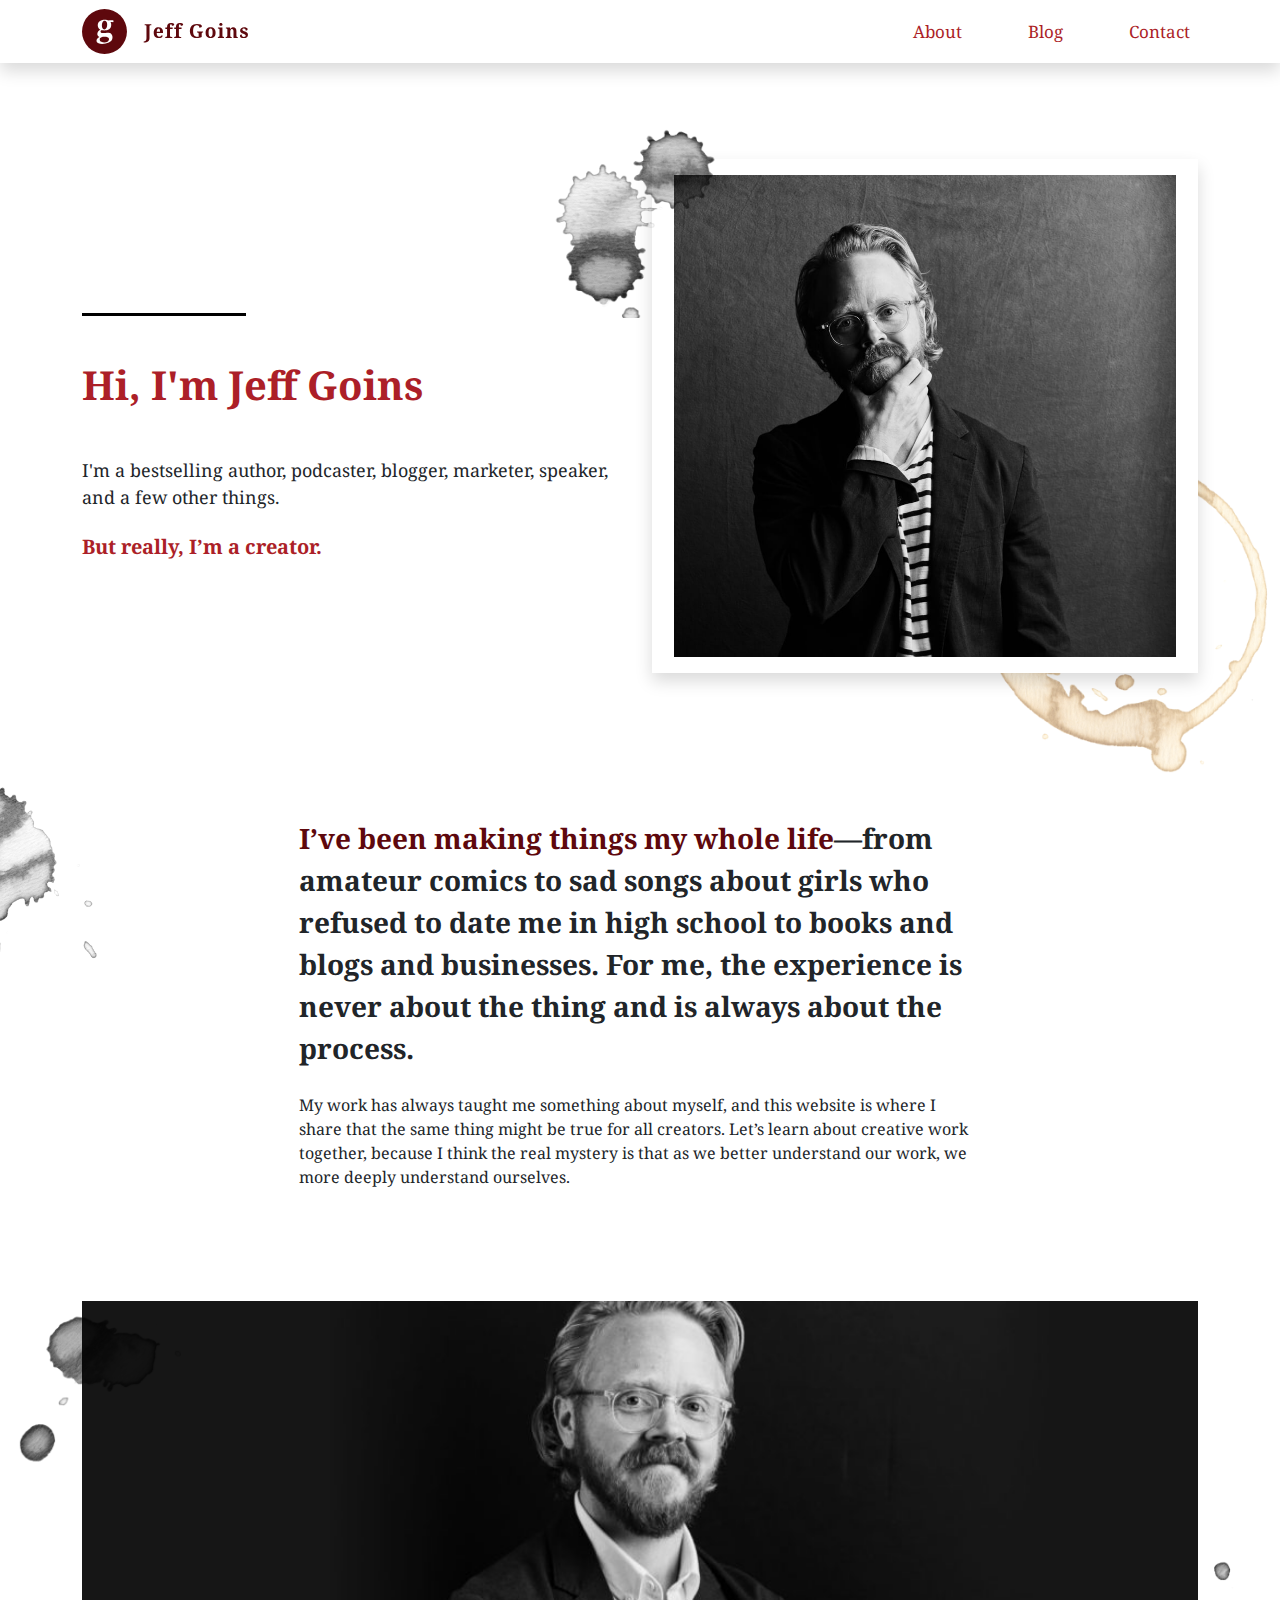
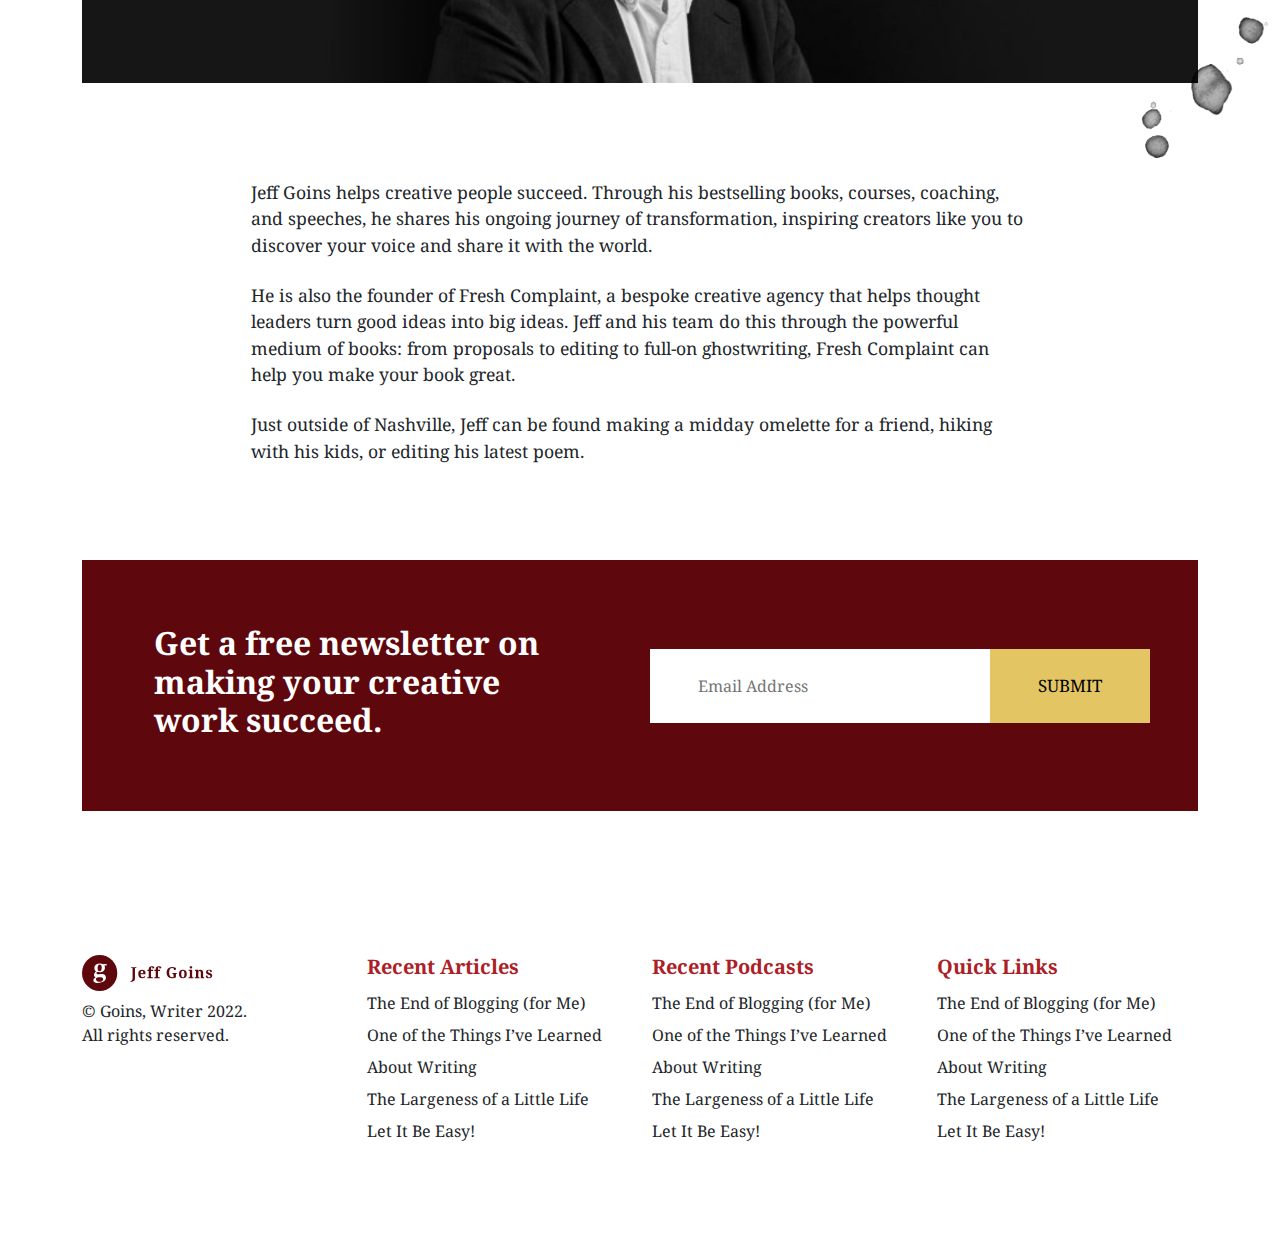
<file: project_4 bt5/about.html>
<html lang="en">
<head>
  <title>Bootstrap</title>
  <meta charset="utf-8">
  <meta name="viewport" content="width=device-width, initial-scale=1">
 
  <link href="https://cdn.jsdelivr.net/npm/bootstrap@5.3.3/dist/css/bootstrap.min.css" rel="stylesheet">
<link href="https://fonts.googleapis.com/css2?family=Noto+Serif:ital,wght@0,100..900;1,100..900&display=swap" rel="stylesheet">

  <script src="https://cdn.jsdelivr.net/npm/bootstrap@5.3.3/dist/js/bootstrap.bundle.min.js"></script>
   <link rel="stylesheet" type="text/css" href="css/style.css">

</head>
<body>

<header>
<nav class="navbar navbar-expand-md bg-white shadow p-1">
  <div class="container">
    <a class="navbar-brand" href="index.html">
      <img src="img/loho.svg">
    </a>
    <button class="navbar-toggler" type="button" data-bs-toggle="collapse" data-bs-target="#collapsibleNavbar">
      <span class="navbar-toggler-icon"></span>
    </button>
    <div class="collapse navbar-collapse justify-content-end" id="collapsibleNavbar">
      <ul class="navbar-nav d-flex">
        <li class="nav-item">
          <a class="nav-link" href="about.html">About</a>
        </li>
        <li class="nav-item">
           <a class="nav-link" href="blog.html">Blog</a>
        </li>
        <li class="nav-item">
          <a class="nav-link" href="cont.html">Contact</a>
        </li>    
      </ul>
    </div>
  </div>
</nav>
</header>


<section class="about position-relative">
  <div class="my-5 py-md-5">
  <div class="container">
        <div class="row">
          <div class="col-12 col-md-6 m-auto">
          <div class="txt_div position-relative mb-2 mt-5 pt-md-5">
             <h1 class=" txt-red mb-5">Hi, I'm Jeff Goins</h1>
             <p class="para">I'm a bestselling author, podcaster, blogger, marketer, speaker, and a few other things.</p>
             
             <h5 class="txt-red fw-bold mt-4">But really, I’m a creator.</h5> 
          </div>
        </div>
        <div class="col-12 col-md-6 mt-5 mt-md-0">
          <div class="bg-white shadow px-0 py-3 position-relative">
           <div class="img_div">
             <img src="img/ymg.jpg" class="w-100 h-auto">
           </div>
         </div>
        </div>
      </div>
    </div>
</section>

<section class="aboutsec position-relative">
   <div class="my-5 py-md-5">
    <div class="container">
      <div class="pth">
        <h3 class="fs-3 lh-base px-5">
          <span class="txt-dark">I’ve been making things my whole life</span>—from amateur comics to sad songs about girls who refused to date me in high school to books and blogs and businesses. For me, the experience is never about the thing and is always about the process.
        </h3>
        <p class="px-5 mt-4 lh-base">My work has always taught me something about myself, and this website is where I share that the same thing might be true for all creators. Let’s learn about creative work together, because I think the real mystery is that as we better understand our work, we more deeply understand ourselves.</p>
      </div>
    </div>
  </div>
</section>

<section class=" ">
  <div class="my-5  aboutth position-relative">
    <div class="container">
      <div class="img_div">
        <img src="img/Jeff.jpg">
      </div>
      <div class="pth mt-5 pt-md-5">
        <p class="para">Jeff Goins helps creative people succeed. Through his bestselling books, courses, coaching, and speeches, he shares his ongoing journey of transformation, inspiring creators like you to discover your voice and share it with the world.</p>

        <p class="para mt-4">He is also the founder of Fresh Complaint, a bespoke creative agency that helps thought leaders turn good ideas into big ideas. Jeff and his team do this through the powerful medium of books: from proposals to editing to full-on ghostwriting, Fresh Complaint can help you make your book great.</p>

        <p class="para mt-4">Just outside of Nashville, Jeff can be found making a midday omelette for a friend, hiking with his kids, or editing his latest poem.</p>
      </div>
    </div>
  </div>
</section>


<section class="sec_nith">
  <div class="my-5 py-lg-5">
    <div class="container">
      <div class="px-5 py-5 bg_dark">
      <div class="row align-items-center">
        <div class="col-12 col-md-5">
          <div class="ps-4 py-3">
            <h2 class="text-white fw-bold">Get a free newsletter on making your creative work succeed.</h2>
          </div>
        </div>
        <div class="col-12 col-md-7 d-flex  flex-wrap justify-content-end">
          <div class="input">
            <input type="emai" name="" placeholder="Email Address" class="border-0 px-5 py-4 h-100">
          </div>
           <div class="tbn btn_3">
            <button class="btn_3 px-5 py-4">
      <a href="#">SUBMIT</a>
    </button>

         </div>
          </div>
        </div>
      </div>
    </div>
  </div>
  </div>
</section>


<footer>
   <div class="my-5 py-lg-5">

      <div class="container footer-container">
  <div class="row">
    <div class="col-12 col-md-3 text-center text-md-start mb-3 mb-md-0">
      <a href="#"><img src="img/loho.svg" class="w-50 h-auto"></a>
      <p class="mt-2 fs-6">© Goins, Writer 2022. <br>All rights reserved.</p>
    </div>
    <div class="col-12 col-md-3 text-center text-md-start mb-3 mb-md-0">
      <h5 class="txt-red fw-bold">Recent Articles</h5>
      <ul class="p-0 lh-lg list-unstyled">
        <li>The End of Blogging (for Me)</li>
        <li>One of the Things I’ve Learned About Writing</li>
        <li>The Largeness of a Little Life</li>
        <li>Let It Be Easy!</li>
      </ul>
    </div>
    <div class="col-12 col-md-3 text-center text-md-start mb-3 mb-md-0">
      <h5 class="txt-red fw-bold">Recent Podcasts</h5>
      <ul class="p-0 lh-lg list-unstyled">
        <li>The End of Blogging (for Me)</li>
        <li>One of the Things I’ve Learned About Writing</li>
        <li>The Largeness of a Little Life</li>
        <li>Let It Be Easy!</li>
      </ul>
    </div>
    <div class="col-12 col-md-3 text-center text-md-start">
      <h5 class="txt-red fw-bold">Quick Links</h5>
      <ul class="p-0 lh-lg list-unstyled">
        <li>The End of Blogging (for Me)</li>
        <li>One of the Things I’ve Learned About Writing</li>
        <li>The Largeness of a Little Life</li>
        <li>Let It Be Easy!</li>
      </ul>
    </div>
  </div>
</div>
   </div>
</footer>

</body>
</html>
</file>
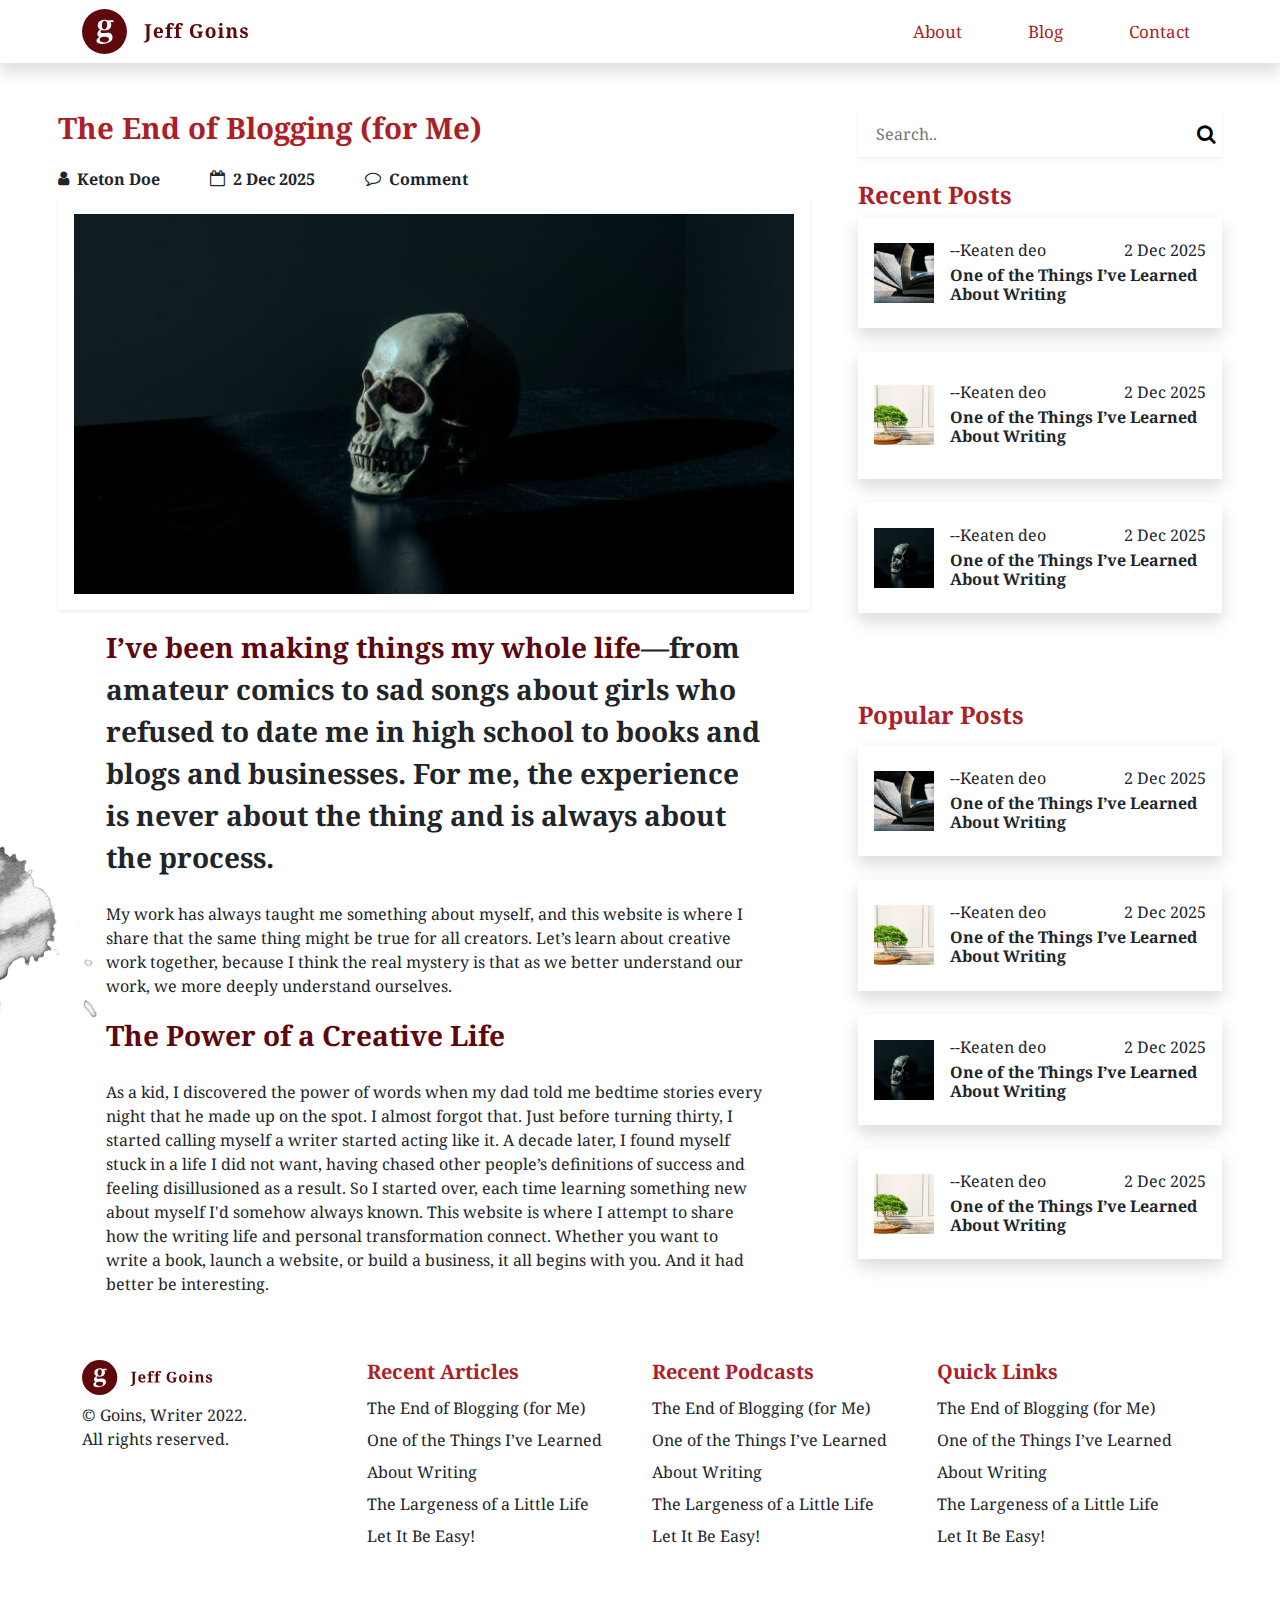
<file: project_4 bt5/articl.html>
<html lang="en">
<head>
  <title>Bootstrap</title>
  <meta charset="utf-8">
  <meta name="viewport" content="width=device-width, initial-scale=1">
 
  <link href="https://cdn.jsdelivr.net/npm/bootstrap@5.3.3/dist/css/bootstrap.min.css" rel="stylesheet">
<link href="https://fonts.googleapis.com/css2?family=Noto+Serif:ital,wght@0,100..900;1,100..900&display=swap" rel="stylesheet">

  <script src="https://cdn.jsdelivr.net/npm/bootstrap@5.3.3/dist/js/bootstrap.bundle.min.js"></script>
   <link rel="stylesheet" type="text/css" href="css/style.css">
   <link rel="stylesheet" href="https://cdnjs.cloudflare.com/ajax/libs/font-awesome/4.7.0/css/font-awesome.min.css">

</head>
<body>

<header>
<nav class="navbar navbar-expand-md bg-white shadow p-1">
  <div class="container">
    <a class="navbar-brand" href="index.html">
      <img src="img/loho.svg">
    </a>
    <button class="navbar-toggler" type="button" data-bs-toggle="collapse" data-bs-target="#collapsibleNavbar">
      <span class="navbar-toggler-icon"></span>
    </button>
    <div class="collapse navbar-collapse justify-content-end" id="collapsibleNavbar">
      <ul class="navbar-nav d-flex">
        <li class="nav-item">
          <a class="nav-link" href="about.html">About</a>
        </li>
        <li class="nav-item">
          <a class="nav-link" href="blog.html">Blog</a>
        </li>
        <li class="nav-item">
          <a class="nav-link" href="cont.html">Contact</a>
        </li>    
      </ul>
    </div>
  </div>
</nav>
</header>

<section class="aboutsec position-relative">
   <div class="my-5">
    <div class="container">
      <div class="row g-5">
        <div class="col-12 col-lg-8 pe-4 ps-lg-0 ps-lx-4">
          <h3 class="mb-3 txt-red fw-bold ">The End of Blogging (for Me)</h3>
          <div class="mt-4 d-flex gap-3 align-items-center top">
               <ul class="d-flex m-0 p-0 g-5 flex-wrap">
                 <li class=" d-flex gap-2">
                  <i class="fa fa-user" aria-hidden="true"></i>
                   <h6 class="fw-bold">Keton Doe</h6>
                 </li>
                 <li class=" d-flex gap-2">
                  <i class="fa fa-calendar-o" aria-hidden="true"></i>
                  <h6 class="fw-bold">2 Dec 2025</h6>
                </li>
                 <li class=" d-flex gap-2">
                  <i class="fa fa-comment-o" aria-hidden="true"> </i>
                  <h6 class="fw-bold">Comment</h6>
                </li>
               </ul>
          </div>
          <div class="shadow-sm bg-white py-3 px-3" style="">
            <img src="img/ok1.jpg" class="img-fluid" style="width:100%;">
          </div>
          
      <div class=" pth mt-3">
        <h3 class="fs-3 lh-base px-5">
          <span class="txt-dark">I’ve been making things my whole life</span>—from amateur comics to sad songs about girls who refused to date me in high school to books and blogs and businesses. For me, the experience is never about the thing and is always about the process.
        </h3>
        <p class="px-5 mt-4 lh-base">My work has always taught me something about myself, and this website is where I share that the same thing might be true for all creators. Let’s learn about creative work together, because I think the real mystery is that as we better understand our work, we more deeply understand ourselves.</p>

        <h3 class="fs-3 lh-base px-5 txt-dark" >The Power of a Creative Life</h3>
<p class="px-5 mt-4 lh-base">As a kid, I discovered the power of words when my dad told me bedtime stories every night that he made up on the spot. I almost forgot that. Just before turning thirty, I started calling myself a writer started acting like it. A decade later, I found myself stuck in a life I did not want, having chased other people’s definitions of success and feeling disillusioned as a result. So I started over, each time learning something new about myself I'd somehow always known. This website is where I attempt to share how the writing life and personal transformation connect. Whether you want to write a book, launch a website, or build a business, it all begins with you. And it had better be interesting.</p>
      </div>
    </div>

    <div class="col-lg-4 pe-4 pe-lg-0 pe-lx-4">
      <div class=" shadw mb-3">
        <form action="/action_page.php">
          <div class="bg-white shadow-sm py-2 d-flex justify-content-evenly">
      <input class="ms-3" type="text" placeholder="Search.." name="search">
       <button type="submit" class=""><i class="fa fa-search py-1 fs-5" aria-hidden="true"></i></button>
     </div>
    </form>
      </div>

      <div class="blogs">
        <div class="mt-4">
          <h4 class="fw-bold txt-red">Recent Posts</h4>
        </div>
        <div class="main bg-white shadow px-3 py-3 d-flex gap-3">
           <a href="pge.html" class="d-flex align-items-center">
              <img src="img/ok2.jpg">
            </a>
           <div class="txt lh-lg">
  
             <div class="d-flex justify-content-between">
              <p class="mb-0">--Keaten deo</p>
             <p class="mb-0">2 Dec 2025</p>
           </div>
            <h6 class="mt-0 fw-bold">One of the Things I’ve Learned About Writing</h6>
           </div>
        </div>


       <div class="main bg-white shadow px-3 py-4 d-flex gap-3 my-4">
           <a href="pge2.html" class="d-flex align-items-center">
              <img src="img/ok3.jpg">
            </a>
           <div class="txt lh-lg">
  
             <div class="d-flex justify-content-between">
              <p class="mb-0">--Keaten deo</p>
             <p class="mb-0">2 Dec 2025</p>
           </div>
            <h6 class="mt-0 fw-bold">One of the Things I’ve Learned About Writing</h6>
           </div>
        </div>

        <div class="main bg-white shadow px-3 py-3 d-flex gap-3">
           <a href="articl.html" class="d-flex align-items-center">
              <img src="img/ok1.jpg">
            </a>
           <div class="txt lh-lg">
  
             <div class="d-flex justify-content-between">
              <p class="mb-0">--Keaten deo</p>
             <p class="mb-0">2 Dec 2025</p>
           </div>
            <h6 class="mt-0 fw-bold">One of the Things I’ve Learned About Writing</h6>
           </div>
        </div>

      </div>

        <div class="blogs mt-5 pt-md-3">
        <div class="mt-4">
          <h4 class="fw-bold txt-red">Popular Posts</h4>
        </div>
        <div class="main bg-white shadow px-3 py-3 d-flex gap-3 mt-3">
           <a href="pge.html" class="d-flex align-items-center">
              <img src="img/ok2.jpg">
            </a>
           <div class="txt lh-lg">
  
             <div class="d-flex justify-content-between">
              <p class="mb-0">--Keaten deo</p>
             <p class="mb-0">2 Dec 2025</p>
           </div>
            <h6 class="mt-0 fw-bold">One of the Things I’ve Learned About Writing</h6>
           </div>
        </div>


       <div class="main bg-white shadow px-3 py-3 d-flex gap-3 my-4">
           <a href="pge2.html" class="d-flex align-items-center">
              <img src="img/ok3.jpg">
            </a>
           <div class="txt lh-lg">
  
             <div class="d-flex justify-content-between">
              <p class="mb-0">--Keaten deo</p>
             <p class="mb-0">2 Dec 2025</p>
           </div>
            <h6 class="mt-0 fw-bold">One of the Things I’ve Learned About Writing</h6>
           </div>
        </div>

        <div class="main bg-white shadow px-3 py-3 d-flex gap-3">
           <a href="articl.html" class="d-flex align-items-center">
              <img src="img/ok1.jpg">
            </a>
           <div class="txt lh-lg">
  
             <div class="d-flex justify-content-between">
              <p class="mb-0">--Keaten deo</p>
             <p class="mb-0">2 Dec 2025</p>
           </div>
            <h6 class="mt-0 fw-bold">One of the Things I’ve Learned About Writing</h6>
           </div>
        </div>


       <div class="main bg-white shadow px-3 py-3 d-flex gap-3 my-4">
           <a href="pge2.html" class="d-flex align-items-center">
              <img src="img/ok3.jpg">
            </a>
           <div class="txt lh-lg">
  
             <div class="d-flex justify-content-between">
              <p class="mb-0">--Keaten deo</p>
             <p class="mb-0">2 Dec 2025</p>
           </div>
            <h6 class="mt-0 fw-bold">One of the Things I’ve Learned About Writing</h6>
           </div>
        </div>

        <!-- <div class="main bg-white shadow px-3 py-3 d-flex gap-3">
           <a href="articl.html" class="d-flex align-items-center">
              <img src="img/ok1.jpg">
            </a>
           <div class="txt lh-lg">
  
             <div class="d-flex justify-content-between">
              <p class="mb-0">--Keaten deo</p>
             <p class="mb-0">2 Dec 2025</p>
           </div>
            <h6 class="mt-0 fw-bold">One of the Things I’ve Learned About Writing</h6>
           </div>
        </div>
 -->
      </div>







    </div>
  </div>
</div>
</section>

<footer>
   <div class="my-5">

      <div class="container footer-container">
  <div class="row">
    <div class="col-12 col-md-3 text-center text-md-start mb-3 mb-md-0">
      <a href="#"><img src="img/loho.svg" class="w-50 h-auto"></a>
      <p class="mt-2 fs-6">© Goins, Writer 2022. <br>All rights reserved.</p>
    </div>
    <div class="col-12 col-md-3 text-center text-md-start mb-3 mb-md-0">
      <h5 class="txt-red fw-bold">Recent Articles</h5>
      <ul class="p-0 lh-lg list-unstyled">
        <li>The End of Blogging (for Me)</li>
        <li>One of the Things I’ve Learned About Writing</li>
        <li>The Largeness of a Little Life</li>
        <li>Let It Be Easy!</li>
      </ul>
    </div>
    <div class="col-12 col-md-3 text-center text-md-start mb-3 mb-md-0">
      <h5 class="txt-red fw-bold">Recent Podcasts</h5>
      <ul class="p-0 lh-lg list-unstyled">
        <li>The End of Blogging (for Me)</li>
        <li>One of the Things I’ve Learned About Writing</li>
        <li>The Largeness of a Little Life</li>
        <li>Let It Be Easy!</li>
      </ul>
    </div>
    <div class="col-12 col-md-3 text-center text-md-start">
      <h5 class="txt-red fw-bold">Quick Links</h5>
      <ul class="p-0 lh-lg list-unstyled">
        <li>The End of Blogging (for Me)</li>
        <li>One of the Things I’ve Learned About Writing</li>
        <li>The Largeness of a Little Life</li>
        <li>Let It Be Easy!</li>
      </ul>
    </div>
  </div>
</div>
   </div>
</footer>
</body>
</html>
</file>
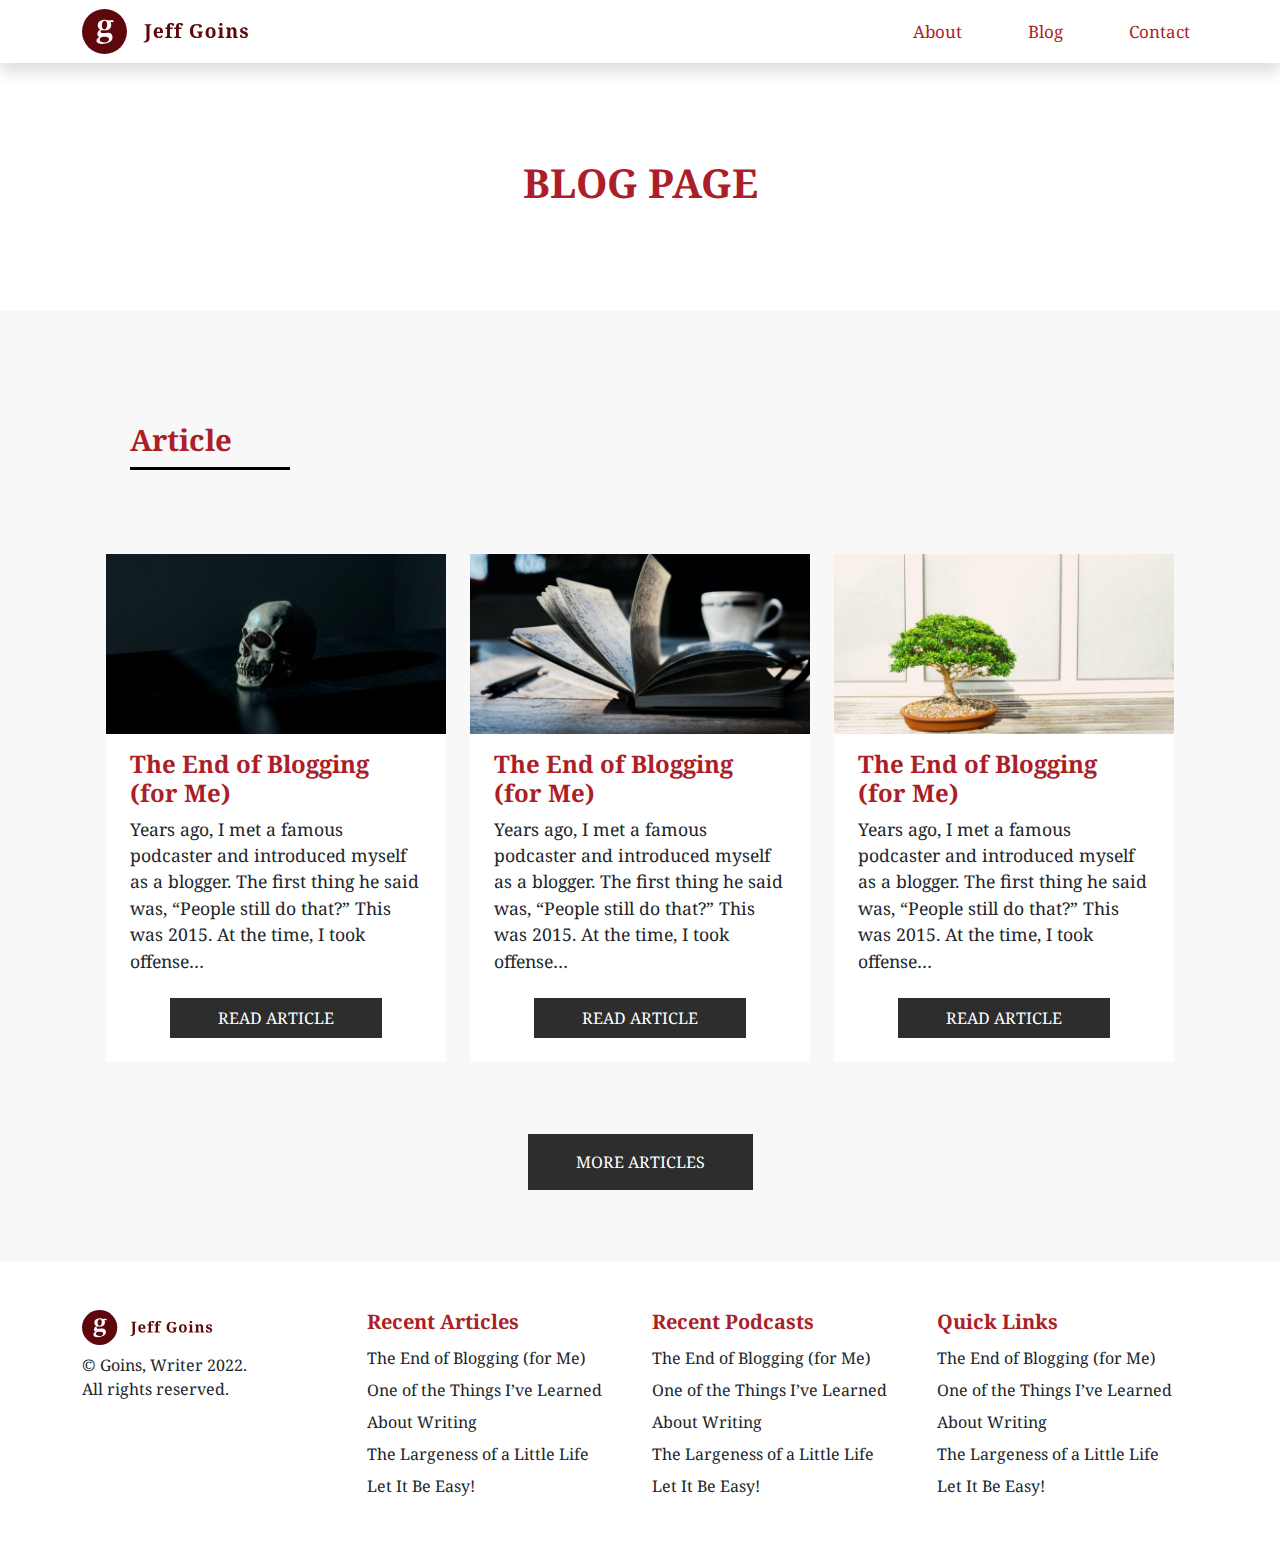
<file: project_4 bt5/blog.html>
<html lang="en">
<head>
  <title>Bootstrap</title>
  <meta charset="utf-8">
  <meta name="viewport" content="width=device-width, initial-scale=1">
 
  <link href="https://cdn.jsdelivr.net/npm/bootstrap@5.3.3/dist/css/bootstrap.min.css" rel="stylesheet">
<link href="https://fonts.googleapis.com/css2?family=Noto+Serif:ital,wght@0,100..900;1,100..900&display=swap" rel="stylesheet">

  <script src="https://cdn.jsdelivr.net/npm/bootstrap@5.3.3/dist/js/bootstrap.bundle.min.js"></script>
   <link rel="stylesheet" type="text/css" href="css/style.css">

</head>
<body>

<header>
<nav class="navbar navbar-expand-md bg-white shadow p-1">
  <div class="container">
    <a class="navbar-brand" href="index.html">
      <img src="img/loho.svg">
    </a>
    <button class="navbar-toggler" type="button" data-bs-toggle="collapse" data-bs-target="#collapsibleNavbar">
      <span class="navbar-toggler-icon"></span>
    </button>
    <div class="collapse navbar-collapse justify-content-end" id="collapsibleNavbar">
      <ul class="navbar-nav d-flex">
        <li class="nav-item">
          <a class="nav-link" href="about.html">About</a>
        </li>
        <li class="nav-item">
          <a class="nav-link" href="blog.html">Blog</a>
        </li>
        <li class="nav-item">
          <a class="nav-link" href="cont.html">Contact</a>
        </li>    
      </ul>
    </div>
  </div>
</nav>
</header>


<section>
  <div class="my-5 py-lg-5">
  <div class="div text-center">
        <h1 class="txt-red fw-bold">BLOG PAGE</h1>
      </div>
    </div>
</section>


<section class="sec_eth">
   <div class="mt-5 py-md-5 pt-2">
    <div class="container-md">
     <div class="head mt-5 pt-3 ms-5 ">
       <h3 class="txt-red position-relative">Article</h3>
     </div>

     <div class="maindiv my-5 px-4 pt-md-5 gap-4 d-flex justify-content-evenly">
       <div class="txtdiv box">
         <div class="img">
          <a href="articl.html" target="blank">
           <img src="img/ok1.jpg" style="width:100%; height:auto;">
         </a>
         </div>
         <div class="ttt bg-white  px-4 py-3 m-0">
           <h4 class="txt-red fw-bold">The End of Blogging (for Me)</h4>
           <p class="para lh-base">Years ago, I met a famous podcaster and introduced myself as a blogger. The first thing he said was, “People still do that?” This was 2015. At the time, I took offense…</p>
           <div class="text-center">
           <button class="btn_1 px-5 py-2 my-2">
                <a href="articl.html" target="blank">READ ARTICLE</a>
             </button>
            </div>
         </div>
       </div>
       <div class="txtdiv box">
         <div class="img">
          <a href="articl.html" target="blank">
           <img src="img/ok2.jpg" style="width:100%; height:auto;">
         </a>
         </div>
         <div class="ttt bg-white px-4 py-3 m-0">
           <h4 class="txt-red fw-bold">The End of Blogging (for Me)</h4>
           <p class="para lh-base">Years ago, I met a famous podcaster and introduced myself as a blogger. The first thing he said was, “People still do that?” This was 2015. At the time, I took offense…</p>
           <div class="text-center">
           <button class="btn_1 px-5 py-2 my-2">
                <a href="articl.html" target="blank">READ ARTICLE</a>
             </button>
            </div>
         </div>
       </div>
      <div class="txtdiv box">
         <div class="img">
          <a href="articl.html" target="blank">
           <img src="img/ok3.jpg" style="width:100%; height:auto;">
         </a>
         </div>
         <div class="ttt bg-white  px-4 py-3 m-0">
           <h4 class="txt-red fw-bold">The End of Blogging (for Me)</h4>
           <p class="para lh-base">Years ago, I met a famous podcaster and introduced myself as a blogger. The first thing he said was, “People still do that?” This was 2015. At the time, I took offense…</p>
           <div class="text-center">
           <button class="btn_1 px-5 py-2 my-2">
                <a href="articl.html" target="blank"> READ ARTICLE</a>
             </button>
            </div>
         </div>
       </div>

     </div>



      <div class="text-center">
        <button class="btn_1 px-5 py-3 my-4">
                <a href="#"> MORE ARTICLES</a>
             </button>
      </div>
   </div>
 </div>
</section>



<footer>
   <div class="my-5">

      <div class="container footer-container">
  <div class="row">
    <div class="col-12 col-md-3 text-center text-md-start mb-3 mb-md-0">
      <a href="#"><img src="img/loho.svg" class="w-50 h-auto"></a>
      <p class="mt-2 fs-6">© Goins, Writer 2022. <br>All rights reserved.</p>
    </div>
    <div class="col-12 col-md-3 text-center text-md-start mb-3 mb-md-0">
      <h5 class="txt-red fw-bold">Recent Articles</h5>
      <ul class="p-0 lh-lg list-unstyled">
        <li>The End of Blogging (for Me)</li>
        <li>One of the Things I’ve Learned About Writing</li>
        <li>The Largeness of a Little Life</li>
        <li>Let It Be Easy!</li>
      </ul>
    </div>
    <div class="col-12 col-md-3 text-center text-md-start mb-3 mb-md-0">
      <h5 class="txt-red fw-bold">Recent Podcasts</h5>
      <ul class="p-0 lh-lg list-unstyled">
        <li>The End of Blogging (for Me)</li>
        <li>One of the Things I’ve Learned About Writing</li>
        <li>The Largeness of a Little Life</li>
        <li>Let It Be Easy!</li>
      </ul>
    </div>
    <div class="col-12 col-md-3 text-center text-md-start">
      <h5 class="txt-red fw-bold">Quick Links</h5>
      <ul class="p-0 lh-lg list-unstyled">
        <li>The End of Blogging (for Me)</li>
        <li>One of the Things I’ve Learned About Writing</li>
        <li>The Largeness of a Little Life</li>
        <li>Let It Be Easy!</li>
      </ul>
    </div>
  </div>
</div>
   </div>
</footer>
</body>
</html>
</file>
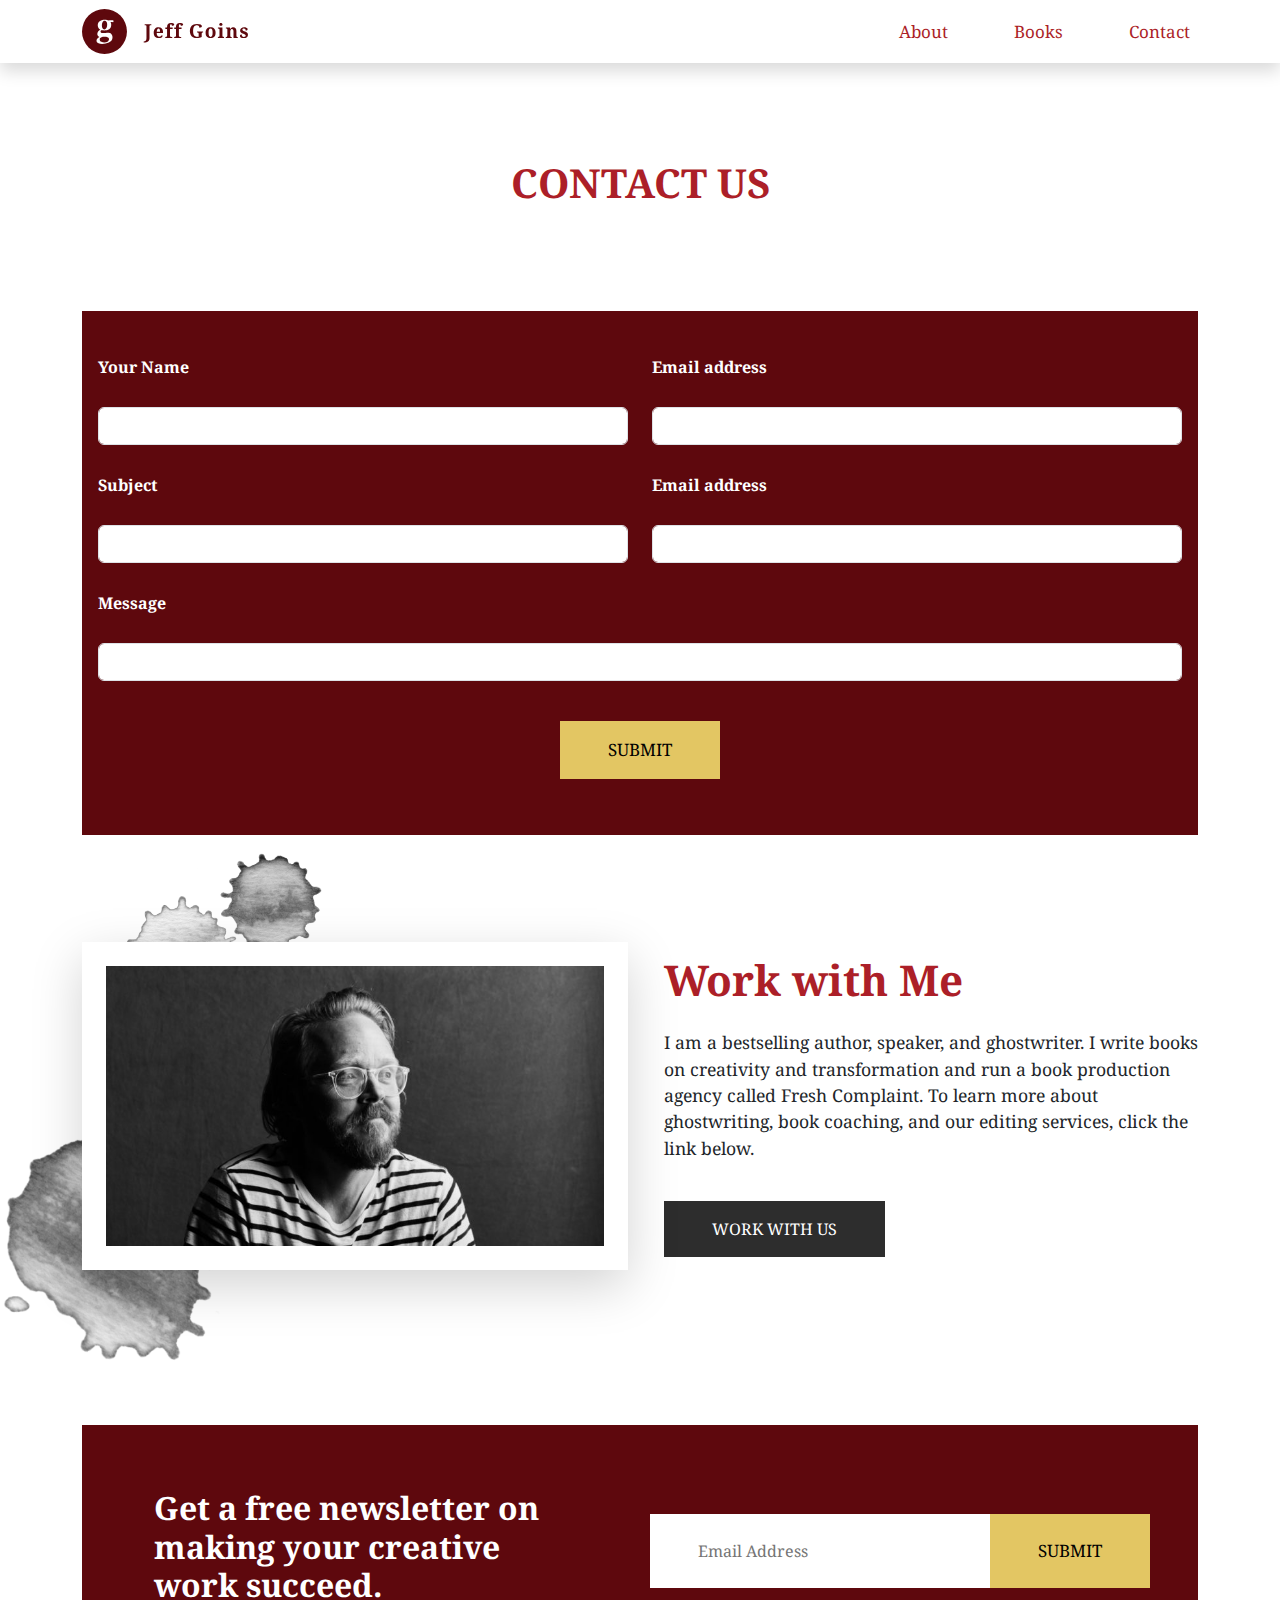
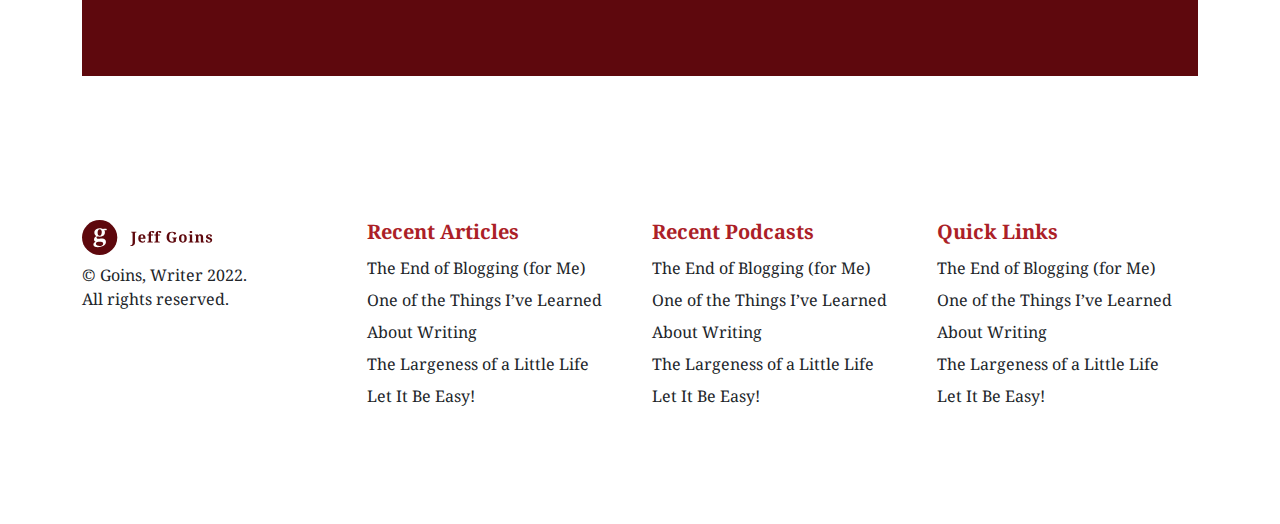
<file: project_4 bt5/cont.html>
<html lang="en">
<head>
  <title>Bootstrap</title>
  <meta charset="utf-8">
  <meta name="viewport" content="width=device-width, initial-scale=1">
 
  <link href="https://cdn.jsdelivr.net/npm/bootstrap@5.3.3/dist/css/bootstrap.min.css" rel="stylesheet">
<link href="https://fonts.googleapis.com/css2?family=Noto+Serif:ital,wght@0,100..900;1,100..900&display=swap" rel="stylesheet">

  <script src="https://cdn.jsdelivr.net/npm/bootstrap@5.3.3/dist/js/bootstrap.bundle.min.js"></script>
   <link rel="stylesheet" type="text/css" href="css/style.css">

</head>
<body>

<header>
<nav class="navbar navbar-expand-md bg-white shadow p-1">
  <div class="container">
    <a class="navbar-brand" href="index.html">
      <img src="img/loho.svg">
    </a>
    <button class="navbar-toggler" type="button" data-bs-toggle="collapse" data-bs-target="#collapsibleNavbar">
      <span class="navbar-toggler-icon"></span>
    </button>
    <div class="collapse navbar-collapse justify-content-end" id="collapsibleNavbar">
      <ul class="navbar-nav d-flex">
        <li class="nav-item">
          <a class="nav-link" href="about.html">About</a>
        </li>
        <li class="nav-item">
          <a class="nav-link" href="#">Books</a>
        </li>
        <li class="nav-item">
          <a class="nav-link" href="cont.html">Contact</a>
        </li>    
      </ul>
    </div>
  </div>
</nav>
</header>




<section>
  <div class="my-5 py-lg-5">
  <div class="div text-center">
        <h1 class="txt-red fw-bold">CONTACT US</h1>
      </div>
    </div>
</section>


<section class="contact my-5">
    <div class="container">
     
         <!-- <div class="col-12 col-lg-4 ps-3 ps-md-0" id="myfdiv">
           <div class="txt_col">
              <h2>Send a Message</h2>
             <ul class="pge my-5 p-0">
              <li class="same">
               <i class="fa fa-phone me-3" aria-hidden="true"></i>
                <strong class="me-1">Call Us</strong>
                <a href="#">+1 207-876-1059</a>
              </li>
              <li class="diff">
               <i class="fa fa-map-marker me-3" aria-hidden="true"></i>
                <a href="#">3065 Upton 04443 USA</a>
              </li>
              <li class="same">
               <i class="fa fa-map-marker me-3" aria-hidden="true"></i>
                <strong class="me-1">E-mail </strong>
                <a href="#">sales@example.com</a>
              </li>
              <li class="diff">
               <i class="fa fa-clock-o me-3" aria-hidden="true"></i>
                <a href="#">Monday: 9am to 5pm: 10am to 4pm</a>
              </li>
             </ul>
           </div>
         </div>
         <div class="col-12 col-lg-8" id="mysdiv">
            <div class="txt_col">
              <h2>Contact Information</h2>
            </div>

          <div


   -->
      <form class="my-5 bg_dark py-3 px-3">
        <div class="row">
          <div class=" col-12 col-md-6">
            <label class="text-white fw-bold">Your Name</label>
          <input type="text" class="form-control" name="email">
          </div>
          <div class=" col-12 col-md-6">
            <label class="text-white fw-bold">Email address</label>
             <input type="password" class="form-control" name="pswd">
          </div>
            <div class=" col-12 col-md-6">
            <label class="text-white fw-bold">Subject</label>
             <input type="password" class="form-control" name="pswd">
          </div>
           <div class=" col-12 col-md-6">
            <label class="text-white fw-bold">Email address</label>
             <input type="password" class="form-control" name="pswd">
          </div>
          <div class=" col-12">
            <label class="text-white fw-bold">Message</label>
             <input type="password" class="form-control mess" name="pswd">
          </div>
        </div>
        <div class="yy my-3 text-center">
              <button class="btn_3 px-5 py-3 my-4 w-md-25">
      <a href="#">SUBMIT</a>
    </button>
        </div>
      </form>
     </div>
   </div>
  </div>
</section>


<section class="sec_ffth">
  <div class="my-5 py-lg-5">
    <div class="container">
     <div class="row">
       <div class="col-md-6 m-auto">
         <div class="div_img bg-white p-4 shadow-lg position-relative z-1">
           <img src="img/IMG.jpg" class="w-100 h-auto">
         </div>
       </div>
       <div class="col-md-6 pe-0 ps-4 mt-5 mt-md-0">
         <div class="txt_div mt-4">
           <h1 class="txt-red">Work with Me</h1>
            <p class="para mt-4"> I  am a bestselling author, speaker, and ghostwriter. I write books on creativity and transformation and run a book production agency called Fresh Complaint. To learn more about ghostwriting, book coaching, and our editing services, click the link below.</p>
            <button class="btn_1 px-5 py-3 my-4">
                <a href="#"> WORK WITH US</a>
             </button>
         </div>
       </div>
     </div>
  </div>
</div>
</section>


<section class="sec_nith">
  <div class="my-5 py-lg-5">
    <div class="container">
      <div class="px-5 py-5 bg_dark">
      <div class="row align-items-center">
        <div class="col-12 col-md-5">
          <div class="ps-4 py-3">
            <h2 class="text-white fw-bold">Get a free newsletter on making your creative work succeed.</h2>
          </div>
        </div>
        <div class="col-12 col-md-7 d-flex  flex-wrap justify-content-end">
          <div class="input">
            <input type="emai" name="" placeholder="Email Address" class="border-0 px-5 py-4 h-100">
          </div>
           <div class="tbn btn_3">
            <button class="btn_3 px-5 py-4">
      <a href="#">SUBMIT</a>
    </button>

         </div>
          </div>
        </div>
      </div>
    </div>
  </div>
  </div>
</section>






<footer>
   <div class="my-5 py-lg-5">

      <div class="container footer-container">
  <div class="row">
    <div class="col-12 col-md-3 text-center text-md-start mb-3 mb-md-0">
      <a href="#"><img src="img/loho.svg" class="w-50 h-auto"></a>
      <p class="mt-2 fs-6">© Goins, Writer 2022. <br>All rights reserved.</p>
    </div>
    <div class="col-12 col-md-3 text-center text-md-start mb-3 mb-md-0">
      <h5 class="txt-red fw-bold">Recent Articles</h5>
      <ul class="p-0 lh-lg list-unstyled">
        <li>The End of Blogging (for Me)</li>
        <li>One of the Things I’ve Learned About Writing</li>
        <li>The Largeness of a Little Life</li>
        <li>Let It Be Easy!</li>
      </ul>
    </div>
    <div class="col-12 col-md-3 text-center text-md-start mb-3 mb-md-0">
      <h5 class="txt-red fw-bold">Recent Podcasts</h5>
      <ul class="p-0 lh-lg list-unstyled">
        <li>The End of Blogging (for Me)</li>
        <li>One of the Things I’ve Learned About Writing</li>
        <li>The Largeness of a Little Life</li>
        <li>Let It Be Easy!</li>
      </ul>
    </div>
    <div class="col-12 col-md-3 text-center text-md-start">
      <h5 class="txt-red fw-bold">Quick Links</h5>
      <ul class="p-0 lh-lg list-unstyled">
        <li>The End of Blogging (for Me)</li>
        <li>One of the Things I’ve Learned About Writing</li>
        <li>The Largeness of a Little Life</li>
        <li>Let It Be Easy!</li>
      </ul>
    </div>
  </div>
</div>
   </div>
</footer>

</body>
</html>
</file>
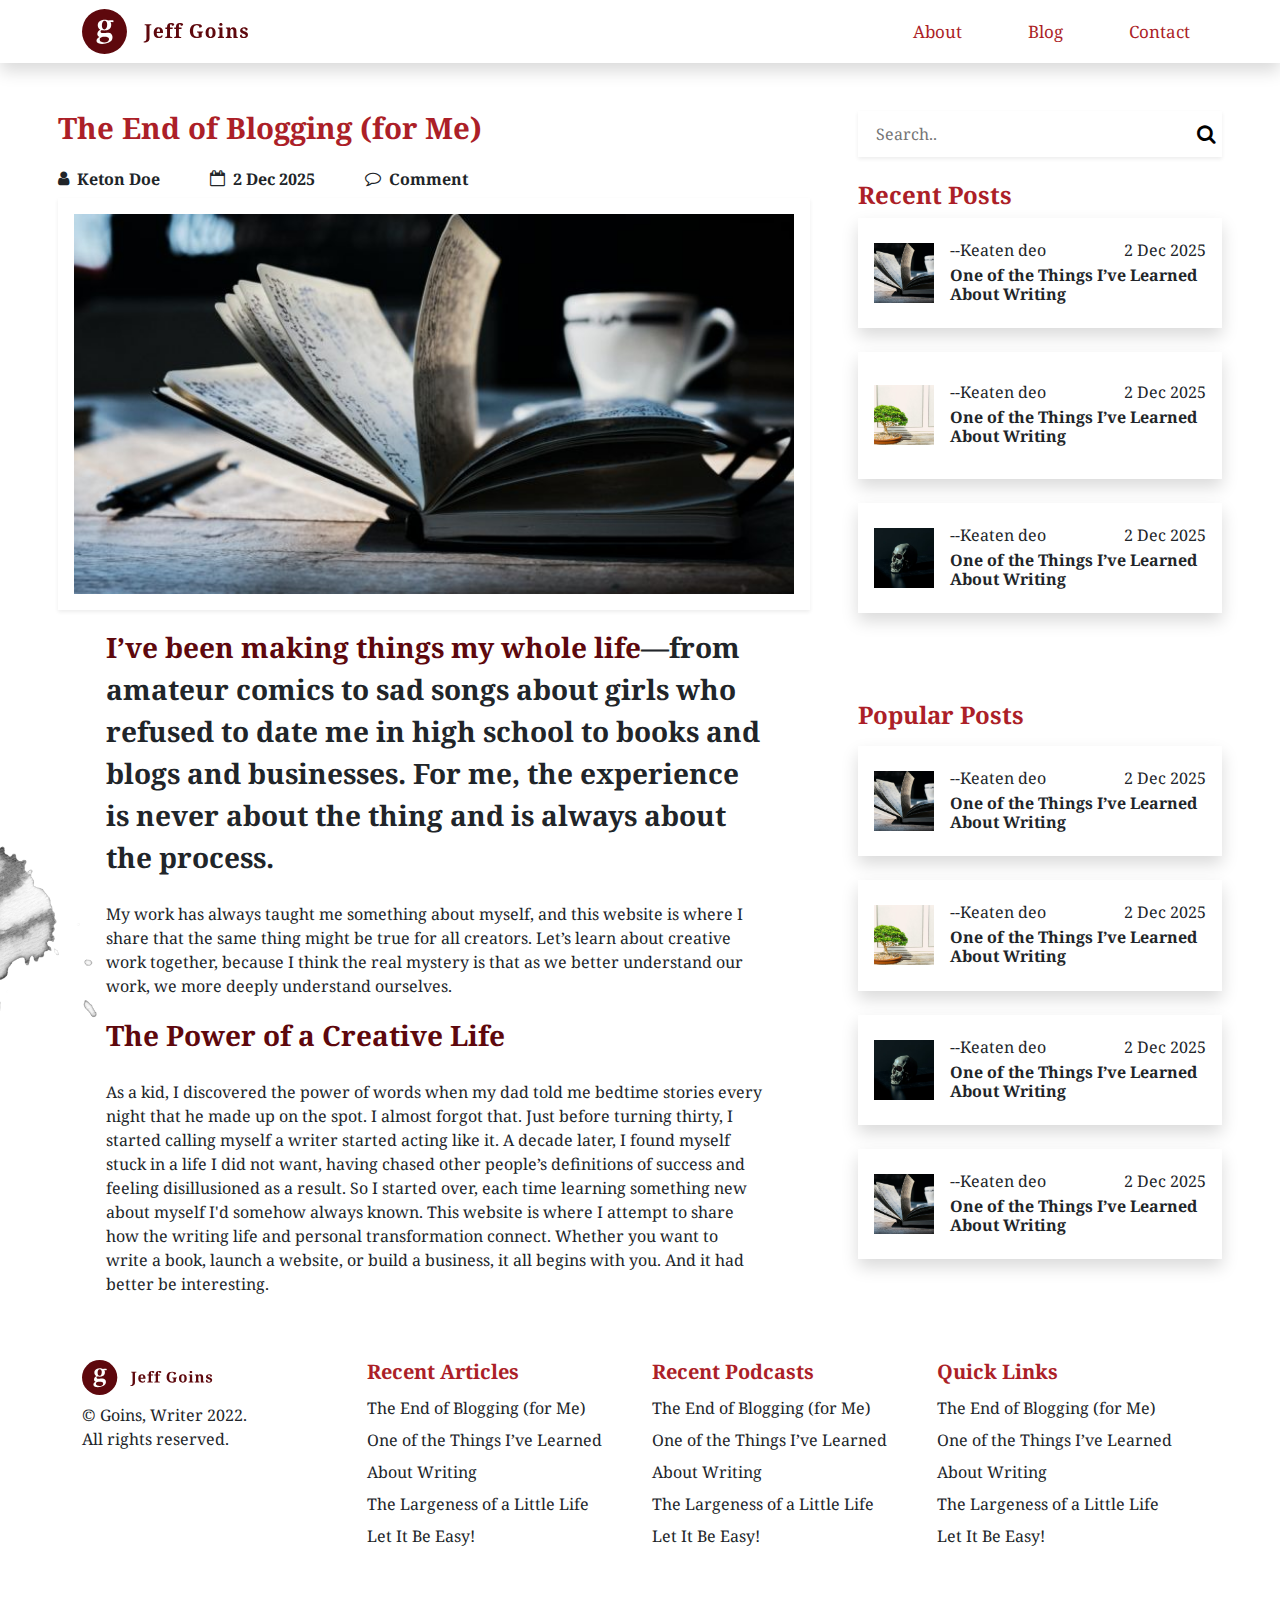
<file: project_4 bt5/pge.html>
<html lang="en">
<head>
  <title>Bootstrap</title>
  <meta charset="utf-8">
  <meta name="viewport" content="width=device-width, initial-scale=1">
 
  <link href="https://cdn.jsdelivr.net/npm/bootstrap@5.3.3/dist/css/bootstrap.min.css" rel="stylesheet">
<link href="https://fonts.googleapis.com/css2?family=Noto+Serif:ital,wght@0,100..900;1,100..900&display=swap" rel="stylesheet">

  <script src="https://cdn.jsdelivr.net/npm/bootstrap@5.3.3/dist/js/bootstrap.bundle.min.js"></script>
   <link rel="stylesheet" type="text/css" href="css/style.css">
   <link rel="stylesheet" href="https://cdnjs.cloudflare.com/ajax/libs/font-awesome/4.7.0/css/font-awesome.min.css">

</head>
<body>

<header>
<nav class="navbar navbar-expand-md bg-white shadow p-1">
  <div class="container">
    <a class="navbar-brand" href="index.html">
      <img src="img/loho.svg">
    </a>
    <button class="navbar-toggler" type="button" data-bs-toggle="collapse" data-bs-target="#collapsibleNavbar">
      <span class="navbar-toggler-icon"></span>
    </button>
    <div class="collapse navbar-collapse justify-content-end" id="collapsibleNavbar">
      <ul class="navbar-nav d-flex">
        <li class="nav-item">
          <a class="nav-link" href="about.html">About</a>
        </li>
        <li class="nav-item">
          <a class="nav-link" href="blog.html">Blog</a>
        </li>
        <li class="nav-item">
          <a class="nav-link" href="cont.html">Contact</a>
        </li>    
      </ul>
    </div>
  </div>
</nav>
</header>

<section class="aboutsec position-relative">
   <div class="my-5">
    <div class="container">
      <div class="row g-5">
        <div class="col-12 col-lg-8 pe-4 ps-lg-0 ps-lx-4">
          <h3 class="mb-3 txt-red fw-bold ">The End of Blogging (for Me)</h3>
          <div class="mt-4 d-flex gap-3 align-items-center top">
               <ul class="d-flex m-0 p-0 g-5 flex-wrap">
                 <li class=" d-flex gap-2">
                  <i class="fa fa-user" aria-hidden="true"></i>
                   <h6 class="fw-bold">Keton Doe</h6>
                 </li>
                 <li class=" d-flex gap-2">
                  <i class="fa fa-calendar-o" aria-hidden="true"></i>
                  <h6 class="fw-bold">2 Dec 2025</h6>
                </li>
                 <li class=" d-flex gap-2">
                  <i class="fa fa-comment-o" aria-hidden="true"> </i>
                  <h6 class="fw-bold">Comment</h6>
                </li>
               </ul>
          </div>
          <div class="shadow-sm bg-white py-3 px-3" style="">
            <img src="img/ok2.jpg" class="img-fluid" style="width:100%;">
          </div>
          
      <div class=" pth mt-3">
        <h3 class="fs-3 lh-base px-5">
          <span class="txt-dark">I’ve been making things my whole life</span>—from amateur comics to sad songs about girls who refused to date me in high school to books and blogs and businesses. For me, the experience is never about the thing and is always about the process.
        </h3>
        <p class="px-5 mt-4 lh-base">My work has always taught me something about myself, and this website is where I share that the same thing might be true for all creators. Let’s learn about creative work together, because I think the real mystery is that as we better understand our work, we more deeply understand ourselves.</p>

        <h3 class="fs-3 lh-base px-5 txt-dark" >The Power of a Creative Life</h3>
<p class="px-5 mt-4 lh-base">As a kid, I discovered the power of words when my dad told me bedtime stories every night that he made up on the spot. I almost forgot that. Just before turning thirty, I started calling myself a writer started acting like it. A decade later, I found myself stuck in a life I did not want, having chased other people’s definitions of success and feeling disillusioned as a result. So I started over, each time learning something new about myself I'd somehow always known. This website is where I attempt to share how the writing life and personal transformation connect. Whether you want to write a book, launch a website, or build a business, it all begins with you. And it had better be interesting.</p>
      </div>
    </div>

    <div class="col-lg-4 pe-4 pe-lg-0 pe-lx-4">
      <div class=" shadw mb-3">
        <form action="/action_page.php">
          <div class="bg-white shadow-sm py-2 d-flex justify-content-evenly">
      <input class="ms-3" type="text" placeholder="Search.." name="search">
       <button type="submit" class=""><i class="fa fa-search py-1 fs-5" aria-hidden="true"></i></button>
     </div>
    </form>
      </div>

      <div class="blogs">
        <div class="mt-4">
          <h4 class="fw-bold txt-red">Recent Posts</h4>
        </div>
        <div class="main bg-white shadow px-3 py-3 d-flex gap-3">
           <a href="pge.html" class="d-flex align-items-center">
              <img src="img/ok2.jpg">
            </a>
           <div class="txt lh-lg">
  
             <div class="d-flex justify-content-between">
              <p class="mb-0">--Keaten deo</p>
             <p class="mb-0">2 Dec 2025</p>
           </div>
            <h6 class="mt-0 fw-bold">One of the Things I’ve Learned About Writing</h6>
           </div>
        </div>


       <div class="main bg-white shadow px-3 py-4 d-flex gap-3 my-4">
           <a href="pge2.html" class="d-flex align-items-center">
              <img src="img/ok3.jpg">
            </a>
           <div class="txt lh-lg">
  
             <div class="d-flex justify-content-between">
              <p class="mb-0">--Keaten deo</p>
             <p class="mb-0">2 Dec 2025</p>
           </div>
            <h6 class="mt-0 fw-bold">One of the Things I’ve Learned About Writing</h6>
           </div>
        </div>

        <div class="main bg-white shadow px-3 py-3 d-flex gap-3">
           <a href="articl.html" class="d-flex align-items-center">
              <img src="img/ok1.jpg">
            </a>
           <div class="txt lh-lg">
  
             <div class="d-flex justify-content-between">
              <p class="mb-0">--Keaten deo</p>
             <p class="mb-0">2 Dec 2025</p>
           </div>
            <h6 class="mt-0 fw-bold">One of the Things I’ve Learned About Writing</h6>
           </div>
        </div>

      </div>

        <div class="blogs mt-5 pt-md-3">
        <div class="mt-4">
          <h4 class="fw-bold txt-red">Popular Posts</h4>
        </div>
        <div class="main bg-white shadow px-3 py-3 d-flex gap-3 mt-3">
           <a href="pge.html" class="d-flex align-items-center">
              <img src="img/ok2.jpg">
            </a>
           <div class="txt lh-lg">
  
             <div class="d-flex justify-content-between">
              <p class="mb-0">--Keaten deo</p>
             <p class="mb-0">2 Dec 2025</p>
           </div>
            <h6 class="mt-0 fw-bold">One of the Things I’ve Learned About Writing</h6>
           </div>
        </div>


       <div class="main bg-white shadow px-3 py-3 d-flex gap-3 my-4">
           <a href="pge2.html" class="d-flex align-items-center">
              <img src="img/ok3.jpg">
            </a>
           <div class="txt lh-lg">
  
             <div class="d-flex justify-content-between">
              <p class="mb-0">--Keaten deo</p>
             <p class="mb-0">2 Dec 2025</p>
           </div>
            <h6 class="mt-0 fw-bold">One of the Things I’ve Learned About Writing</h6>
           </div>
        </div>

        <div class="main bg-white shadow px-3 py-3 d-flex gap-3">
           <a href="articl.html" class="d-flex align-items-center">
              <img src="img/ok1.jpg">
            </a>
           <div class="txt lh-lg">
  
             <div class="d-flex justify-content-between">
              <p class="mb-0">--Keaten deo</p>
             <p class="mb-0">2 Dec 2025</p>
           </div>
            <h6 class="mt-0 fw-bold">One of the Things I’ve Learned About Writing</h6>
           </div>
        </div>


       <div class="main bg-white shadow px-3 py-3 d-flex gap-3 my-4">
           <a href="pge2.html" class="d-flex align-items-center">
              <img src="img/ok2.jpg">
            </a>
           <div class="txt lh-lg">
  
             <div class="d-flex justify-content-between">
              <p class="mb-0">--Keaten deo</p>
             <p class="mb-0">2 Dec 2025</p>
           </div>
            <h6 class="mt-0 fw-bold">One of the Things I’ve Learned About Writing</h6>
           </div>
        </div>

        <!-- <div class="main bg-white shadow px-3 py-3 d-flex gap-3">
           <a href="articl.html" class="d-flex align-items-center">
              <img src="img/ok1.jpg">
            </a>
           <div class="txt lh-lg">
  
             <div class="d-flex justify-content-between">
              <p class="mb-0">--Keaten deo</p>
             <p class="mb-0">2 Dec 2025</p>
           </div>
            <h6 class="mt-0 fw-bold">One of the Things I’ve Learned About Writing</h6>
           </div>
        </div>
 -->
      </div>







    </div>
  </div>
</div>
</section>

<footer>
   <div class="my-5">

      <div class="container footer-container">
  <div class="row">
    <div class="col-12 col-md-3 text-center text-md-start mb-3 mb-md-0">
      <a href="#"><img src="img/loho.svg" class="w-50 h-auto"></a>
      <p class="mt-2 fs-6">© Goins, Writer 2022. <br>All rights reserved.</p>
    </div>
    <div class="col-12 col-md-3 text-center text-md-start mb-3 mb-md-0">
      <h5 class="txt-red fw-bold">Recent Articles</h5>
      <ul class="p-0 lh-lg list-unstyled">
        <li>The End of Blogging (for Me)</li>
        <li>One of the Things I’ve Learned About Writing</li>
        <li>The Largeness of a Little Life</li>
        <li>Let It Be Easy!</li>
      </ul>
    </div>
    <div class="col-12 col-md-3 text-center text-md-start mb-3 mb-md-0">
      <h5 class="txt-red fw-bold">Recent Podcasts</h5>
      <ul class="p-0 lh-lg list-unstyled">
        <li>The End of Blogging (for Me)</li>
        <li>One of the Things I’ve Learned About Writing</li>
        <li>The Largeness of a Little Life</li>
        <li>Let It Be Easy!</li>
      </ul>
    </div>
    <div class="col-12 col-md-3 text-center text-md-start">
      <h5 class="txt-red fw-bold">Quick Links</h5>
      <ul class="p-0 lh-lg list-unstyled">
        <li>The End of Blogging (for Me)</li>
        <li>One of the Things I’ve Learned About Writing</li>
        <li>The Largeness of a Little Life</li>
        <li>Let It Be Easy!</li>
      </ul>
    </div>
  </div>
</div>
   </div>
</footer>
</body>
</html>
</file>
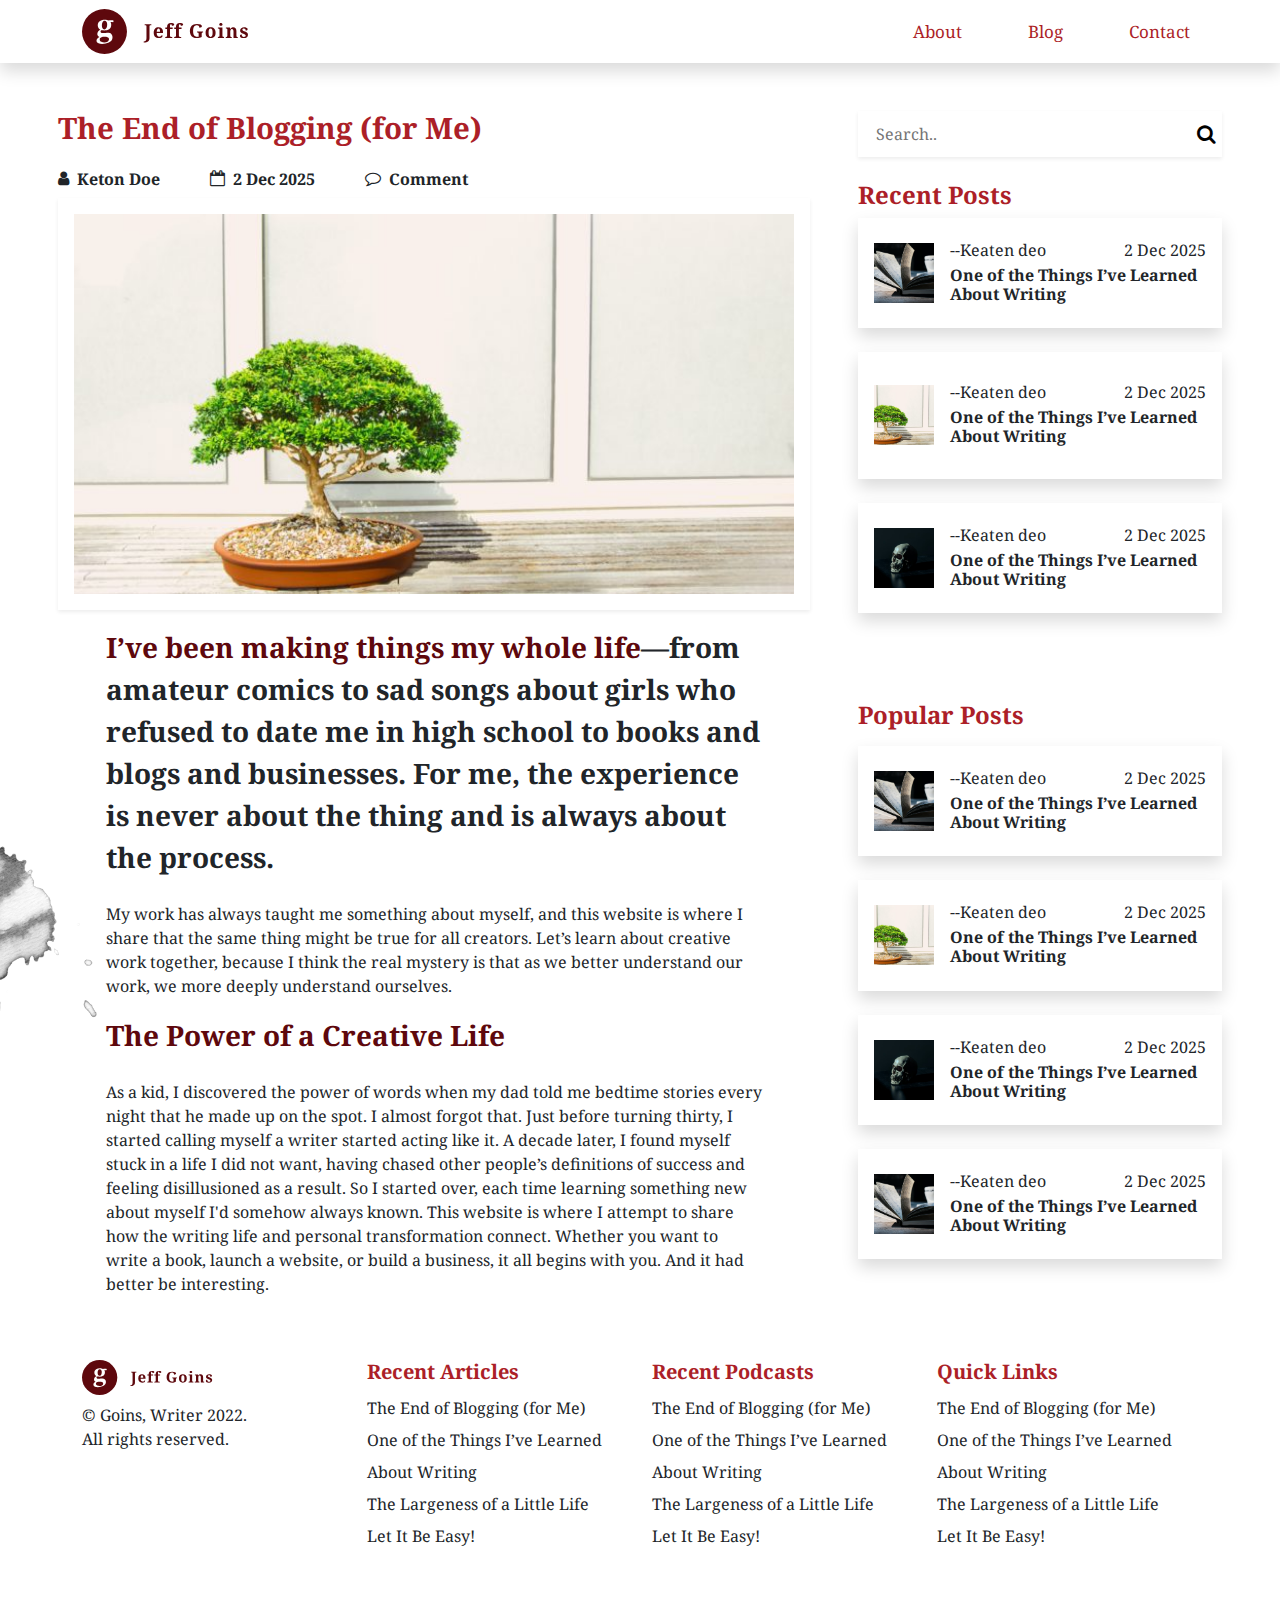
<file: project_4 bt5/pge2.html>
<html lang="en">
<head>
  <title>Bootstrap</title>
  <meta charset="utf-8">
  <meta name="viewport" content="width=device-width, initial-scale=1">
 
  <link href="https://cdn.jsdelivr.net/npm/bootstrap@5.3.3/dist/css/bootstrap.min.css" rel="stylesheet">
<link href="https://fonts.googleapis.com/css2?family=Noto+Serif:ital,wght@0,100..900;1,100..900&display=swap" rel="stylesheet">

  <script src="https://cdn.jsdelivr.net/npm/bootstrap@5.3.3/dist/js/bootstrap.bundle.min.js"></script>
   <link rel="stylesheet" type="text/css" href="css/style.css">
   <link rel="stylesheet" href="https://cdnjs.cloudflare.com/ajax/libs/font-awesome/4.7.0/css/font-awesome.min.css">

</head>
<body>

<header>
<nav class="navbar navbar-expand-md bg-white shadow p-1">
  <div class="container">
    <a class="navbar-brand" href="index.html">
      <img src="img/loho.svg">
    </a>
    <button class="navbar-toggler" type="button" data-bs-toggle="collapse" data-bs-target="#collapsibleNavbar">
      <span class="navbar-toggler-icon"></span>
    </button>
    <div class="collapse navbar-collapse justify-content-end" id="collapsibleNavbar">
      <ul class="navbar-nav d-flex">
        <li class="nav-item">
          <a class="nav-link" href="about.html">About</a>
        </li>
        <li class="nav-item">
          <a class="nav-link" href="blog.html">Blog</a>
        </li>
        <li class="nav-item">
          <a class="nav-link" href="cont.html">Contact</a>
        </li>    
      </ul>
    </div>
  </div>
</nav>
</header>

<section class="aboutsec position-relative">
   <div class="my-5">
    <div class="container">
      <div class="row g-5">
        <div class="col-12 col-lg-8 pe-4 ps-lg-0 ps-lx-4">
          <h3 class="mb-3 txt-red fw-bold ">The End of Blogging (for Me)</h3>
          <div class="mt-4 d-flex gap-3 align-items-center top">
               <ul class="d-flex m-0 p-0 g-5 flex-wrap">
                 <li class=" d-flex gap-2">
                  <i class="fa fa-user" aria-hidden="true"></i>
                   <h6 class="fw-bold">Keton Doe</h6>
                 </li>
                 <li class=" d-flex gap-2">
                  <i class="fa fa-calendar-o" aria-hidden="true"></i>
                  <h6 class="fw-bold">2 Dec 2025</h6>
                </li>
                 <li class=" d-flex gap-2">
                  <i class="fa fa-comment-o" aria-hidden="true"> </i>
                  <h6 class="fw-bold">Comment</h6>
                </li>
               </ul>
          </div>
          <div class="shadow-sm bg-white py-3 px-3" style="">
            <img src="img/ok3.jpg" class="img-fluid" style="width:100%;">
          </div>
          
      <div class=" pth mt-3">
        <h3 class="fs-3 lh-base px-5">
          <span class="txt-dark">I’ve been making things my whole life</span>—from amateur comics to sad songs about girls who refused to date me in high school to books and blogs and businesses. For me, the experience is never about the thing and is always about the process.
        </h3>
        <p class="px-5 mt-4 lh-base">My work has always taught me something about myself, and this website is where I share that the same thing might be true for all creators. Let’s learn about creative work together, because I think the real mystery is that as we better understand our work, we more deeply understand ourselves.</p>

        <h3 class="fs-3 lh-base px-5 txt-dark" >The Power of a Creative Life</h3>
<p class="px-5 mt-4 lh-base">As a kid, I discovered the power of words when my dad told me bedtime stories every night that he made up on the spot. I almost forgot that. Just before turning thirty, I started calling myself a writer started acting like it. A decade later, I found myself stuck in a life I did not want, having chased other people’s definitions of success and feeling disillusioned as a result. So I started over, each time learning something new about myself I'd somehow always known. This website is where I attempt to share how the writing life and personal transformation connect. Whether you want to write a book, launch a website, or build a business, it all begins with you. And it had better be interesting.</p>
      </div>
    </div>

    <div class="col-lg-4 pe-4 pe-lg-0 pe-lx-4">
      <div class=" shadw mb-3">
        <form action="/action_page.php">
          <div class="bg-white shadow-sm py-2 d-flex justify-content-evenly">
      <input class="ms-3" type="text" placeholder="Search.." name="search">
       <button type="submit" class=""><i class="fa fa-search py-1 fs-5" aria-hidden="true"></i></button>
     </div>
    </form>
      </div>

      <div class="blogs">
        <div class="mt-4">
          <h4 class="fw-bold txt-red">Recent Posts</h4>
        </div>
        <div class="main bg-white shadow px-3 py-3 d-flex gap-3">
           <a href="pge.html" class="d-flex align-items-center">
              <img src="img/ok2.jpg">
            </a>
           <div class="txt lh-lg">
  
             <div class="d-flex justify-content-between">
              <p class="mb-0">--Keaten deo</p>
             <p class="mb-0">2 Dec 2025</p>
           </div>
            <h6 class="mt-0 fw-bold">One of the Things I’ve Learned About Writing</h6>
           </div>
        </div>


       <div class="main bg-white shadow px-3 py-4 d-flex gap-3 my-4">
           <a href="pge2.html" class="d-flex align-items-center">
              <img src="img/ok3.jpg">
            </a>
           <div class="txt lh-lg">
  
             <div class="d-flex justify-content-between">
              <p class="mb-0">--Keaten deo</p>
             <p class="mb-0">2 Dec 2025</p>
           </div>
            <h6 class="mt-0 fw-bold">One of the Things I’ve Learned About Writing</h6>
           </div>
        </div>

        <div class="main bg-white shadow px-3 py-3 d-flex gap-3">
           <a href="articl.html" class="d-flex align-items-center">
              <img src="img/ok1.jpg">
            </a>
           <div class="txt lh-lg">
  
             <div class="d-flex justify-content-between">
              <p class="mb-0">--Keaten deo</p>
             <p class="mb-0">2 Dec 2025</p>
           </div>
            <h6 class="mt-0 fw-bold">One of the Things I’ve Learned About Writing</h6>
           </div>
        </div>

      </div>

        <div class="blogs mt-5 pt-md-3">
        <div class="mt-4">
          <h4 class="fw-bold txt-red">Popular Posts</h4>
        </div>
        <div class="main bg-white shadow px-3 py-3 d-flex gap-3 mt-3">
           <a href="pge.html" class="d-flex align-items-center">
              <img src="img/ok2.jpg">
            </a>
           <div class="txt lh-lg">
  
             <div class="d-flex justify-content-between">
              <p class="mb-0">--Keaten deo</p>
             <p class="mb-0">2 Dec 2025</p>
           </div>
            <h6 class="mt-0 fw-bold">One of the Things I’ve Learned About Writing</h6>
           </div>
        </div>


       <div class="main bg-white shadow px-3 py-3 d-flex gap-3 my-4">
           <a href="pge2.html" class="d-flex align-items-center">
              <img src="img/ok3.jpg">
            </a>
           <div class="txt lh-lg">
  
             <div class="d-flex justify-content-between">
              <p class="mb-0">--Keaten deo</p>
             <p class="mb-0">2 Dec 2025</p>
           </div>
            <h6 class="mt-0 fw-bold">One of the Things I’ve Learned About Writing</h6>
           </div>
        </div>

        <div class="main bg-white shadow px-3 py-3 d-flex gap-3">
           <a href="articl.html" class="d-flex align-items-center">
              <img src="img/ok1.jpg">
            </a>
           <div class="txt lh-lg">
  
             <div class="d-flex justify-content-between">
              <p class="mb-0">--Keaten deo</p>
             <p class="mb-0">2 Dec 2025</p>
           </div>
            <h6 class="mt-0 fw-bold">One of the Things I’ve Learned About Writing</h6>
           </div>
        </div>


       <div class="main bg-white shadow px-3 py-3 d-flex gap-3 my-4">
           <a href="pge2.html" class="d-flex align-items-center">
              <img src="img/ok2.jpg">
            </a>
           <div class="txt lh-lg">
  
             <div class="d-flex justify-content-between">
              <p class="mb-0">--Keaten deo</p>
             <p class="mb-0">2 Dec 2025</p>
           </div>
            <h6 class="mt-0 fw-bold">One of the Things I’ve Learned About Writing</h6>
           </div>
        </div>

        <!-- <div class="main bg-white shadow px-3 py-3 d-flex gap-3">
           <a href="articl.html" class="d-flex align-items-center">
              <img src="img/ok1.jpg">
            </a>
           <div class="txt lh-lg">
  
             <div class="d-flex justify-content-between">
              <p class="mb-0">--Keaten deo</p>
             <p class="mb-0">2 Dec 2025</p>
           </div>
            <h6 class="mt-0 fw-bold">One of the Things I’ve Learned About Writing</h6>
           </div>
        </div>
 -->
      </div>







    </div>
  </div>
</div>
</section>

<footer>
   <div class="my-5">

      <div class="container footer-container">
  <div class="row">
    <div class="col-12 col-md-3 text-center text-md-start mb-3 mb-md-0">
      <a href="#"><img src="img/loho.svg" class="w-50 h-auto"></a>
      <p class="mt-2 fs-6">© Goins, Writer 2022. <br>All rights reserved.</p>
    </div>
    <div class="col-12 col-md-3 text-center text-md-start mb-3 mb-md-0">
      <h5 class="txt-red fw-bold">Recent Articles</h5>
      <ul class="p-0 lh-lg list-unstyled">
        <li>The End of Blogging (for Me)</li>
        <li>One of the Things I’ve Learned About Writing</li>
        <li>The Largeness of a Little Life</li>
        <li>Let It Be Easy!</li>
      </ul>
    </div>
    <div class="col-12 col-md-3 text-center text-md-start mb-3 mb-md-0">
      <h5 class="txt-red fw-bold">Recent Podcasts</h5>
      <ul class="p-0 lh-lg list-unstyled">
        <li>The End of Blogging (for Me)</li>
        <li>One of the Things I’ve Learned About Writing</li>
        <li>The Largeness of a Little Life</li>
        <li>Let It Be Easy!</li>
      </ul>
    </div>
    <div class="col-12 col-md-3 text-center text-md-start">
      <h5 class="txt-red fw-bold">Quick Links</h5>
      <ul class="p-0 lh-lg list-unstyled">
        <li>The End of Blogging (for Me)</li>
        <li>One of the Things I’ve Learned About Writing</li>
        <li>The Largeness of a Little Life</li>
        <li>Let It Be Easy!</li>
      </ul>
    </div>
  </div>
</div>
   </div>
</footer>
</body>
</html>
</file>
<file: new project/css/style.css>
:root {
  --blue: #283779;
  --white: #f0f4f9;
  --grey:#3782ac;
  --dark:#1b71a1;
}
body{
	  font-family: "Roboto", sans-serif;
}


.sec_first{
	background-image: url(../img/hero-bg.png);
	width: 100%;
    background-size: cover;
    background-position: top center;
    display: flex;

}

.navbar{
  backdrop-filter: blur(4px);
    background-color: rgba(249, 250, 253, 0.106);
}

.navbar-collapse{
	justify-content: flex-end;
}

.navbar-nav{
	column-gap: 16px;
}

.navbar-brand img{
	width: 100%;
}

nav ul li a{
	font-size: 16px!important;
	color: var(--blue)!important;
	 font-weight: 400 !important;
}

nav ul li:hover a{
	color: var(--dark)!important;
	font-weight: 500!important;
	transition: 0.3s all;
}

.sec_first .img_div img{
  width: 100%;
}

.sec_first .txt_div{ 
	display: flex;
	align-items: center;
  justify-content: end;

}

.sec_first .txt_div p{
	font-size: clamp(27px, 5vw, 40px);
	line-height: 50px;
	color: var(--blue);
}


.sec_first .txt_div a{
text-decoration: none;
    color: var(--white);
   font-size:clamp(16px, 0.8vw, 31px);
    text-align: center;
    font-weight: 500;
   

}

.sec_first .txt_div .btn_div{
     background-color: var(--blue);
     width: 50%;
    text-align: center;
    border-radius: 40px;
}
.sec_first .txt_div h5{
	color:#1d73a2;
}

.sec_second .about{
    background-image: url(../img/about-us.png);
    width: 100%;
    height: 90px;
    background-repeat: no-repeat;
    background-position: center;
    background-size: contain;
}
.sec_second .about h2{
	text-align: center;
    align-items: center;
    display: grid;
    width: 100%;
    height: 90px;
    margin: 0;
    font-weight: 700;
    font-size: clamp(27px, 5vw, 40px);
    color: var(--blue);
}

.sec_second .about_bg {
    background-image: url(../img/about-bg.png);
    width: 100%;
    background-position: center;
    background-size: cover;
}

.sec_second .about_bg .row{
	align-items: center;
}

.sec_second .about_bg .para_div p{
font-size: max(1.1rem, 1.1vw);
color: var(--grey);
}



.sec_third{
	background-color: var(--dark);
	width: 100%;
	height: auto;
	display: flex;
    align-items: center;
}

.sec_third .bg_div{
   background-image: url(../img/bg-eye-care.png);
   width: 100%;
   background-position: center;
    background-size: contain;
    background-repeat: no-repeat;
}
.sec_third .img_div img {
     width: 100%;
}

.sec_third .img_div {
     width: 100%;
}

.sec_third .bg_div h3{
font-size: clamp(27px, 5vw, 40px);
    font-weight: 600;
}

.sec_third .btn_div a{
	   text-decoration: none;
    color: #464558;
    font-size: 16px;
    font-weight: 600;
	} 

.sec_third .btn_div{
	background-color: var(--white);
    width: 30%;
    border-radius: 30px;
    text-align: center;
}

.sec_third .bg_div h3{
  color: var(--white);
}

.sec_third .bg_div p{
  color: var(--white);
  font-size: 19px;
}

.sec_third .bg_div .para_div{
  line-height: 24px;
}

.sec_four .txt_div h1{
  color: var(--blue);
    text-align: center;
    font-weight: 600;
    font-size: clamp(27px, 5vw, 40px);
}

.sec_four .main_div{
  background-image: url(../img/healing.png);
  width: 100%;
    background-size: contain;
}


.sec_five .txt_div h1{
  color: var(--blue);
    text-align: center;
    font-weight: 600;
    font-size: clamp(27px, 5vw, 40px);
}

.sec_five .top_para p{
     font-size: max(1.1rem, 1.1vw);
    color: var(--dark);
    font-weight: 400;
    font-family: Poppins, sans-serif;
}

.sec_five .box_div{
  border: 1px solid #8080806e;
  flex: 1 1 200px;
}

.sec_five .box_div:hover{
   border: 1px solid black;
   transition: 0.6s all;
  }

.sec_five .box_div .img_div{
    width: 100%;
}
.sec_five .box_div .img_div img{
  width: 45%;
}

.sec_five .box_div h4{
    font-weight: 700;
    line-height: 1.2;
    color: rgb(40, 55, 121);
  }
.sec_five .box_div p{
  font-size: 16px;
    font-weight: 500;
    color: var(--dark);
}

.sec_six .txt_div h1{
 color: var(--blue);
    text-align: center;
    font-weight: 600;
    font-size: clamp(27px, 5vw, 40px);
}

.sec_six .txt_div{
  background-image: url(../img/people.png);
    width: 100%;
    height: 90px;
    background-repeat: no-repeat;
    background-position: center;
    background-size: contain;
    align-items: center;
    display: grid;
}

.sec_six .main_bg{
  background-color:#b1dcec;
  height: auto;
  width: 100%;
}

.sec_six .main_bg .p_div{
  background-color: var(--dark);
    color: var(--white);
}

.sec_six .main_bg .p_div p{
text-align: justify;
   font-size: max(1.1rem, 1.1vw);
    font-weight: 400;
}
.sec_sevn .top_link a{
  color: #AFAEBC;
  text-decoration: none;
}

.sec_sevn .top_link:hover a{
    color: var(--dark);
    text-decoration: underline;
}
  
 .sec_sevn .div_first{
   background-color: var(--blue);
    width: 100%;
 }

 .sec_sevn .div_first .row{
   align-items: center;
   height: 400px;
 }

 .sec_sevn .div_first .row h2{
  color: var(--white);
 
 }
 .sec_sevn .div_first .row p{
   color: rgb(178, 221, 237);
 }

.sec_sevn .div_first .row h5{
   color: #B2DDED;
}
.sec_sevn .div_first .row label{
  color: var(--dark);
  font-size: 17px;
    font-weight: 500;
}

.sec_sevn .div_first .row button{
background-color: var(--dark);
    width: 15%;
    text-align: center;
    border-radius: 40px;
    border: none;
    color: white;
    padding: 5px;
}

.sec_sevn .div_first .bg_div{
  background-image: url(../img/cta.png);
  background-position: center;
    background-size: contain;
}

.sec_sevn .div_second .row h2{
  color: var(--white);
    font-weight: 500;
}

.sec_sevn .div_second {
    background-color: var(--dark);
    width: 100%;
}
.sec_sevn .div_second .row {
    align-items: center;
    height: 400px;
}

.sec_sevn .div_second .row p{
  color: var(--white);
    font-weight: 400;
}

.sec_sevn .div_second .row h5{
  color: var(--white);
    font-weight: 600;
}

.sec_sevn .div_second ul li{
list-style: none;
    margin: 0px;
    padding: 0px;
    color: #B2DDED;
    font-weight: 500;
}
.sec_sevn .div_second ul li:hover{
  color: var(--white);

}
/*.sec_sevn .div_second .row h5{
  color: var(--white);
    font-weight: 600;
}*/

.sec_sevn .div_second .bg_div{
     background-image: url(../img/dot.png);
     background-repeat: no-repeat;
}



footer{
  background-color: var(--blue);
}
footer a{
  color: var(--white);
    text-decoration: none;
    font-size: 15px;
}

/*--------------------------------------------responsive----------------------------------------------------*/



@media screen and (max-width: 992px) {
  .sec_first .txt_div p{
      font-size: calc(1vw + 3vh + 3vmin);
      margin-top: 18px;
  }

 .navbar{
  background-color: var(--white);
 }

 .sec_second .about_bg img{
     width: 100%;
 }

 .div_first .bg_div .align-items-center{
  height: auto!important;
 }
 .sec_five .box_div{
  flex: 1 1 262px;
 }

 .sec_first .txt_div .btn_div{
  width: 75%;
 }


  .sec_six .txt_div{
  height:auto;
 }

 .sec_six .d-flex{
  flex-wrap: wrap;
 }


}




@media screen and (max-width: 756px) {
  .sec_first .txt_div{
      text-align: center;
  }
 
 .sec_first .txt_div .btn_div{
       margin: auto;
 }

 .sec_third{
  height: auto;
 }

 .sec_third .bg_div p{
  font-size: 17px;
  text-align:center;
 }
 .sec_third .bg_div h3{
  text-align: center;
 }

 .sec_third .btn_div{
  margin: auto;
  width: 40%;
 }


 .sec_five .box_div{
  flex: 1 1 262px;
 }

 div#myRedDIV   {order: 2;}
div#myBlueDIV  {order: 1;}
div#mywhiteDIV   {order: 2;}
div#myBlackDIV  {order: 1;}
 footer{
  text-align: center;
 }

  .sec_six .d-flex{
  flex-wrap: nowrap;
 }
  .sec_five .top_para p{
    text-align: center;
  }


 .sec_second .about_bg .para_div p{
    text-align: center;
 }

}


@media screen and (max-width:576px) {
  .sec_five .box_div{
     flex: 0 1 300px;
  }

 

  .sec_seven .top_link img{
    width: 100%;
  }

  .sec_sevn .youtube img{
   width: 70%;
}

.sec_six .d-flex{
  flex-wrap: wrap;
  justify-content: center;
 }

}
</file>
<file: project_4 bt5/css/style.css>
:root {
  --dark: #5e080d;
  --white: #ffffff;
  --yellow: #e3c663;
  --red: #AC1F28;
  --bbtn:#2D2D2D;
}

.bg_dark{
 background-color: var(--dark);
}

.txt-dark{
color: var(--dark);
}

.txt-red{
 color: var(--red);
}

.para{
   font-size: max(1.1rem, 1.2vw);
} 

h3{
  font-size: clamp(28px, 2.3vw, 40px);
  font-weight: 700;
}

body{
  font-family: "Noto Serif", serif!important;
  /*font-optical-sizing: auto;
  font-weight: <weight>;
  font-style: normal;*/
}
.navbar-brand img{
   width: 100%;
   height: auto;
}

.navbar-brand{
  width: 15%;
}

.navbar-nav{
  column-gap: 50px;
}

.navbar-nav li a:hover{
  color: var(--red);
}

.navbar-nav li a{
  font-size: 17px;
  color: var(--red);
}

.navbar-nav li {
  position: relative;
  transition: 0.3s all;
}

.navbar-nav li::before {
  content: "";
  opacity: 0;
  visibility: hidden;
  position: absolute;
  background-color: var(--red);
  width: 100%;
  height: 2px;
  transition: 0.3s all;
  bottom: 0;
  transform: scaleX(0);
}

.navbar-nav li:hover::before {
  opacity: 1;
  visibility: visible;
  transform: scaleX(1);
}

.sec_first .txt_div{
  width: 100%;
}
.sec_first .txt_div h1{
  font-size: clamp(35px, 6vw, 70px);
  font-weight: 700;
}

.sec_first .txt_div::before{
  content:"";
  background-color: black;
  width: 30%;
  height: 3px;
  position: absolute;
}

.about .bg-white::before{
    left: -181px;
    content: "";
    position: absolute;
    background-image: url(../img/drop_2.png);
    width: 64%;
    height: 52%;
    top: -108px;
    background-size: cover;
    z-index: 1;
}

.about::before{
    content: "";
    position: absolute;
    background-image: url(../img/rty.png);
    width: 25%;
    height: 340px;
    background-size: cover;
    right: 0;
    background-repeat: no-repeat;
    background-position: right;
    bottom: -57px;
}

.aboutsec::before{
   content: "";
    position: absolute;
    background-image: url(../img/drop4.png);
    width: 31%;
    height: 216px;
    background-size: cover;
    left: : 0;
    background-repeat: no-repeat;
    background-position: left;
   bottom: 262px;
    left: -216px;
}

.pth{
  margin: auto;
    max-width: 48.625rem;
}

.aboutth::after{
  content: "";
    position: absolute;
    background-image: url(../img/drop13.png);
    width: 35%;
    height: 174px;
    background-position: left;
    left: -147px;
    background-size: cover;
    top: -10px;
}

.aboutth::before{
  content: "";
    position: absolute;
    background-image: url(../img/drop14.png);
    width: 21%;
    height: 374px;
    background-size: cover;
    bottom: 208px;
    right: 0px;
    
}

.aboutth .img_div img{
  width: 100%;
  height: auto;
}

.about .txt_div h1::before{
  content:"";
  background-color: black;
  width: 30%;
  height: 3px;
  position: absolute;
  top: 0;
}


.about h1{
  font-size: clamp(40px, 3vw, 45px);
    font-weight: 700;
}

.about .img_div{
  width: 92%;
    margin: auto;
}

.about .para{
  font-size: max(1.1rem, 1.4vw);
}
.btn_1 a{
  text-decoration: none;
  color: white;
}

.btn_1{
 background-color:var(--bbtn);
 border: none;
 transition: 0.3s all;
}

.btn_1:hover{
   background-color:#181717;
}

.sec_snd .txt_div{
  max-width: 45.625rem;
  margin: auto;
}

.btn_2 a{
  text-decoration: none;
  color: var(--black);
}

.btn_2{
 background-color:white;
 border: none;
 transition: 0.3s all;
}

.btn_2:hover{
   background-color:#3a0003;
   color: white;
}

/*.img{
  background-image: url(../img/coffee.png);
    width: 100%;
    height: 360px;
    background-repeat: no-repeat;
    background-size: contain;
}
*/

.sec_snd{
  position: relative;
  z-index: 1;
}

.sec_thrd .img::before{
content: "";
    background-image: url(../img/drop.png);
    width: 20%;
    height: 322px;
    background-repeat: no-repeat;
    background-size: contain;
    position: absolute;
    top: -170px;
    right: 0px;
}

.sec_thrd .img::after{
content: "";
    background-image: url(../img/circle.png);
    width: 17%;
    height: 723px;
    background-repeat: no-repeat;
    background-size: cover;
    position: absolute;
    top: -294px;
    right: 0px;
    z-index: 1;
}

.sec_thrd .tdiv::before{
  content: "";
    position: absolute;
    background-image: url(../img/coffee.png);
    width: 60%;
    height: 710px;
    background-size: cover;
    background-repeat: no-repeat;
    top: -86px;
    left: 0px;

}

.sec_thrd .left-side{
  z-index: 1;
}

.sec_thrd .shadow{ 
  max-width: 50%;
}

.sec_thrd .img_div{
  width: 100%;
    height: 45%;
    margin: auto;
}

.btn_3 a{
  text-decoration: none;
  color: var(--black);
  font-size: 17px;
}

.btn_3{
 background-color:var(--yellow);
 border: none;
 transition: 0.3s all;
}

.btn_3:hover{
   background-color:#e3b163;
}

.right-side h3::before{
   content: "";
    position: absolute;
    background-color: black;
    width: 25%;
    height: 3px;
    bottom: -12px;
    left: 0;
}

/*.right-side {
   flex: 1 1 100%;
  max-width: 100%;
}

.left-side{
   flex: 1 1 100%;
  max-width: 100%;
}*/

.right-side ul li{
  list-style: none;
    display: inline-grid;
    width: 80%;
}

.right-side ul li a{
  text-decoration: none;
  color: black;
}

.right-side ul li::before{
  content: "";
    position: absolute;
    background-image: url(../img/play.svg);
    width: 12%;
    height: 56px;
    top: 17px;
    right: 0;
    background-repeat: no-repeat;
    background-size: contain;
}

.right-side ul li{
  box-shadow: none;
  transition: 0.3s all;
}

.right-side ul li:hover{
 box-shadow: var(--bs-box-shadow)!important;
}

.txtcol h3::before{
   content: "";
    position: absolute;
    background-color: black;
    width: 30%;
    height: 3px;
    bottom: -12px;
    left: 0;
}

input:focus-visible {
    outline: 0px;

}

.slect input{
  margin-right: -1px;
  height: 58px;
  width: 100%;
  }

.sec_frth{
   position: relative;
}
.sec_frth::before{
  content: "";
    position: absolute;
    background-image: url(../img/stn.png);
    width: 18%;
    height: 136px;
    background-repeat: no-repeat;
    background-size: cover;
    background-position: left;
    left: -142px;
    top: 140px;

}

.tbn{
  margin-left: -2px;
}

.sec_frth .slect{
   position: relative;
}

.sec_frth .bgc{
  z-index: 1;
    position: relative;
}


.sec_frth .bgc::before{
    content: "";
    position: absolute;
    background-image: url(../img/bg.png);
    width: 70%;
    height: 188px;
    background-repeat: no-repeat;
    background-size: cover;
    background-position: left;
    left: -35px;
    top: -88px;
}

.sec_ffth{
  position: relative;
}

.sec_ffth::before{
content: "";
    position: absolute;
    background-image: url(../img/dgdg.png);
    width: 34%;
    height: 193px;
    background-repeat: no-repeat;
    background-size: cover;
    top: -128px;
    left: 18px;
}

.sec_ffth::after{
 content: "";
    position: absolute;
    background-image: url(../img/ddg.png);
    width: 35%;
    height: 358px;
    background-repeat: no-repeat;
    background-size: cover;
    left: -134px;
    bottom: -50px;
}

.sec_ffth h1{
   font-size: clamp(35px, 3.3vw, 45px);
    font-weight: 700;
}

.sec_six h1{
   font-size: clamp(35px, 3.3vw, 45px);
    font-weight: 700;
}
.sec_six .box{
  transition: 0.3s all;
  padding: 10px 5px;
  flex: 1 1 30%;
  max-width: 23%;
  text-align: center;
}
.box:hover{
 box-shadow: var(--bs-box-shadow)!important;
 transition: 0.3s all;
}

.sec_svn .container{
  max-width: 70%;
}

.carousel-item h5{
  color: var(--yellow);
  line-height: 30px;
}

.carousel-control-prev-icon{
    width: 50%!important;
    height: 25%!important;
    filter: brightness(0)!important;
}

.carousel-control-prev {
    left: -140px!important;
}

.carousel-control-next-icon{
  width: 50%!important;
    height: 25%!important;
    filter: brightness(0)!important;
}

.carousel-control-next{
  right: -140px!important;
}


.sec_svn::after{
  content: "";
    position: absolute;
    background-image: url(../img/drop8.png);
     width: 33%;
    height: 99%;
    top: 45px;
    left: -271px;
    bottom: 0;
    background-size: cover;
    background-repeat: no-repeat;
    background-position: left;
}

.sec_svn::before{
  content: "";
    position: absolute;
    background-image: url(../img/drop9.png);
    width: 6%;
    height: auto;
    top: 45px;
    right: 0px;
    bottom: 0;
    background-repeat: no-repeat;
    background-size: cover;
   
}


.sec_eth .head h3::before {
    content: "";
    position: absolute;
    background-color: black;
    width: 15%;
    height: 3px;
    bottom: -12px;
    left: 0;
}

.sec_eth{
  background-color: #F8F8F8;
}

.sec_eth .maindiv .img{
     width: 100%;
     height: auto;
}

footer ul li{
  list-style: none;
}

footer ul li:hover{
   text-decoration: underline;
}

form .row{
  line-height: 5;
}

.aboutsec .shadw button{
border: none;
    background: no-repeat;
    width: 30%;
    text-align: end;
}

.aboutsec .shadw input{
  border: none;
}

.blogs .main a img{
  width: 60px;
    height: 60px;
    object-fit: cover;
}

.blogs .txt h6:hover{
  color: var(--red);
}

.top li:hover{
  color: var(--red);
}

.aboutsec ul li img{
  width: 100%;
}

.aboutsec ul li{
  list-style: none;
}

.aboutsec ul{
  gap: 50px;
}


@media (max-width: 992px) {
  .sec_six .box {
    flex: 1 1 45%;
    max-width: 45%;
  }

  .sec_eth .box {
    flex: 1 1 45%;
    max-width: 45%;
  }
   .sec_eth .maindiv{
    flex-wrap: wrap!important;
  }
  .sec_svn::before{
    display: none;
  }
  .sec_svn::after{
    display: none;
  }

  .carousel-item .maindiv{
    flex-wrap: wrap;
  }

  .carousel_img{
    width: auto!important;
    height: auto!important;
  }

  .sec_svn .container{
    max-width: 95%;
  }

  .carousel-control-next, .carousel-control-prev {
    right: 10px!important;
    position: absolute;
    top: 0;
    bottom: 0;
    z-index: 1;
    display: flex;
    align-items: end;
    justify-content: center;
    width: 15%;
    padding: 0;
    color: #fff;
    text-align: center;
    background: 0 0;
    border: 0;
    opacity: .5;
    transition: opacity .15s ease;
}

.carousel-control-prev {
    left: 10px!important;
}

 .carousel-item{ 
    padding: 30px 0px;
}
.carousel-control-prev-icon{
  filter: none!important;
}

.carousel-control-next-icon{
  filter: none!important;
}
.sec_thrd .tdiv{
    flex-wrap: wrap;
    justify-content: space-between;
  }

  .left-side {
    flex: 1 1 45%;
    max-width: 45%;
    margin: auto;
}
.right-side {
    flex: 1 1 45%;
    max-width: 45%;
}

.sec_thrd .shadow{ 
  max-width: 90%;
}

.sec_thrd .tdiv::before{
  top: 0px!important;
}

.sec_first .d-flex{
  flex-wrap: wrap;
}

.sec_first .d-flex .txt_div{
  flex:1 1 45%;
  max-width: 50%;
}

.sec_first .d-flex .img_div{
  flex:1 1 48%;
  max-width: 50%;
}

.sec_frth .bgc::before{
  display: none;
}

.slect .input{
  flex: 1 1 100%;

  }

  .tbn{
   flex: 1 1 100%;
   margin-top: 10px;

  }

  .sec_ffth::before{
    display: none;
  }

  .sec_ffth::after{
    display: none;
  }

  .sec_nith .input{
     width: 100% ;
  }

  .sec_nith .input input{
    width: 100%;
  }

  .navbar-brand{
    width: 23%;
  }


}

@media (max-width: 768px) {
 .sec_six .box{
    flex: 1 1 50%;
    max-width: 50%;
  }
  .sec_eth .box{
    flex: 1 1 45%;
    max-width: 50%;
  }

  .left-side {
    flex: 1 1 100%;
    max-width: 100%;
    margin: auto;
}
.right-side {
    flex: 1 1 100%;
    max-width: 100%;
}
 
 .sec_thrd .shadow{
  max-width:60%;
 }
 
 .sec_thrd .tdiv::before{
  display: none;
 }
 
 .sec_first .d-flex .txt_div{
  flex:1 1 100%;
  max-width: 100%;
}

.sec_first .d-flex .img_div{
  flex:1 1 100%;
  max-width: 100%;
}

.navbar-brand{
  width: 30%;
}
  
  .about .txt_div h1::before{
  top: -40px;
}
}

@media (max-width: 568px) {
 .sec_six .box{
    flex: 1 1 100%;
    max-width: 100%;
  }
  .sec_eth .box{
    flex: 1 1 100%;
    max-width: 100%;
  }

  .navbar-brand{
  width: 40%;
}

.about::before{
  display: none;
}

.about::after{
 display: none;
}

.about .bg-white::before{
  display: none;
}

.aboutsec ul{
  gap: 20px;
}

}
</file>
